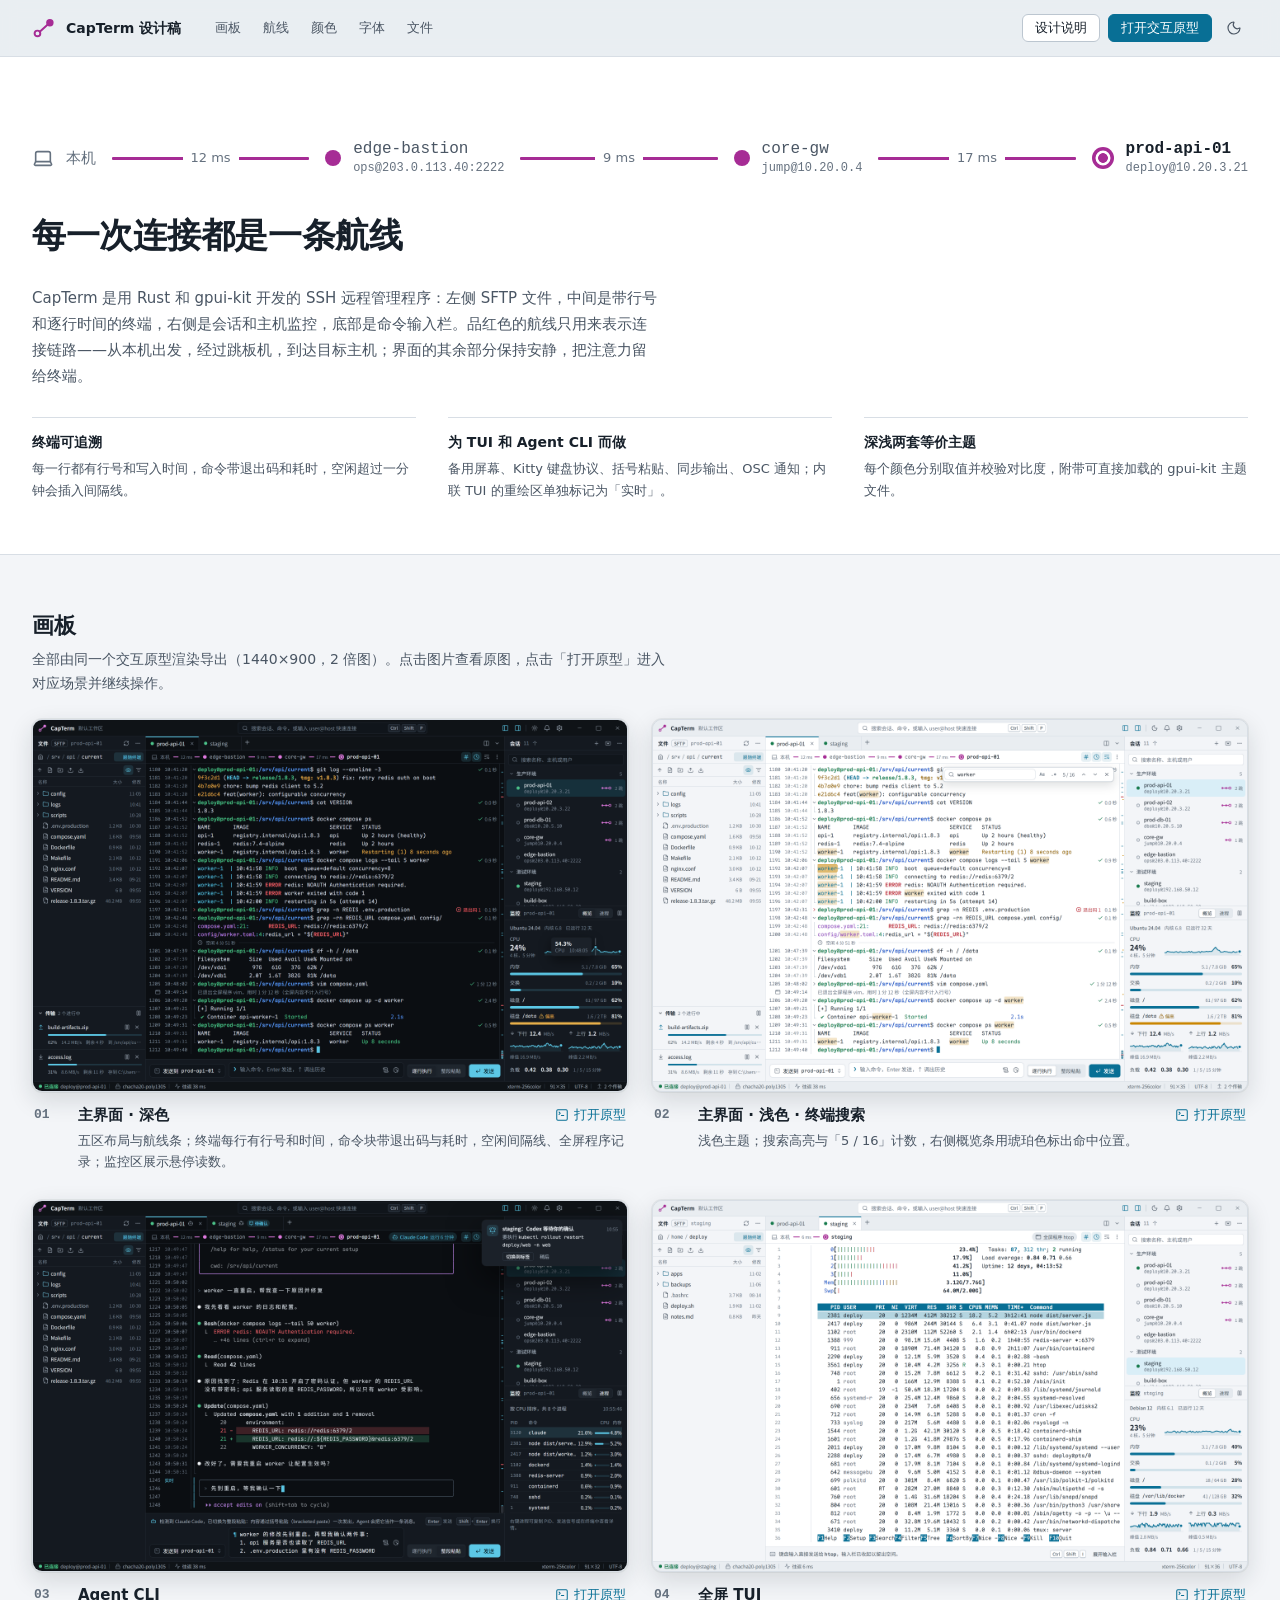
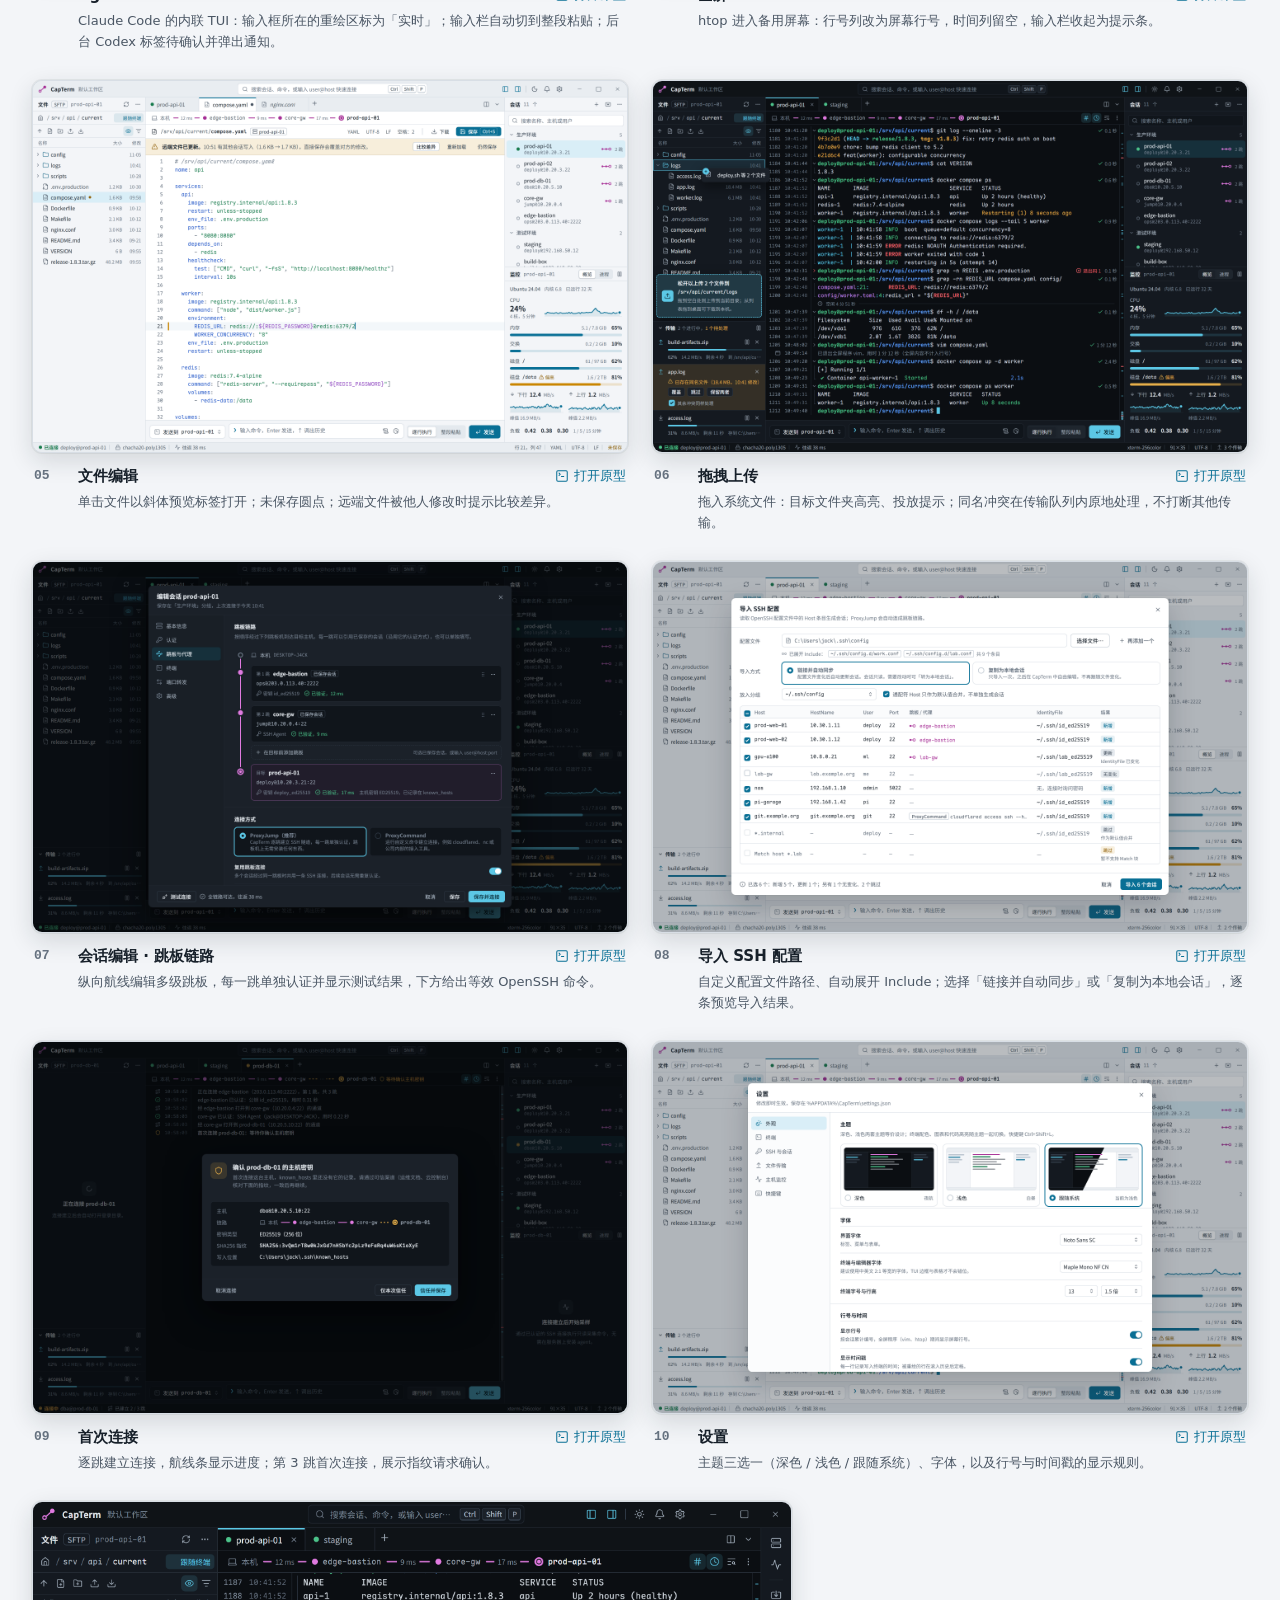
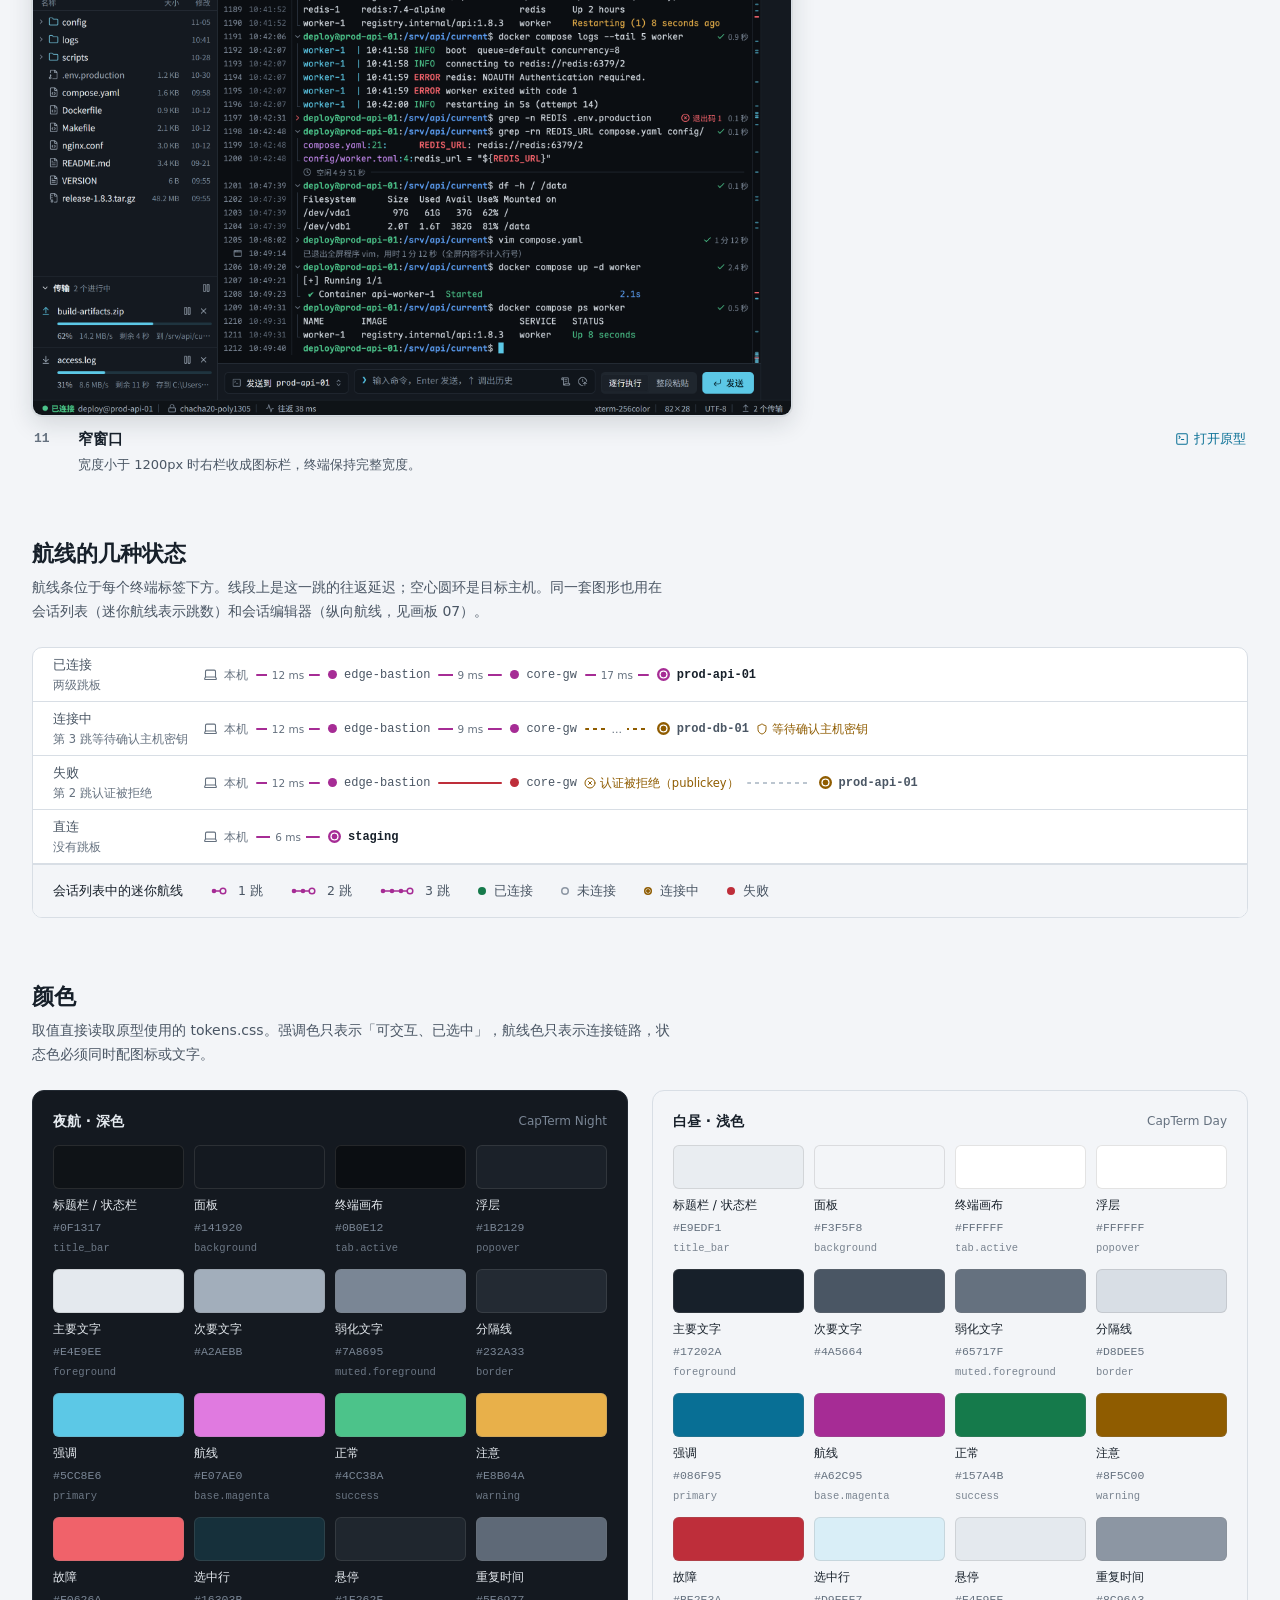
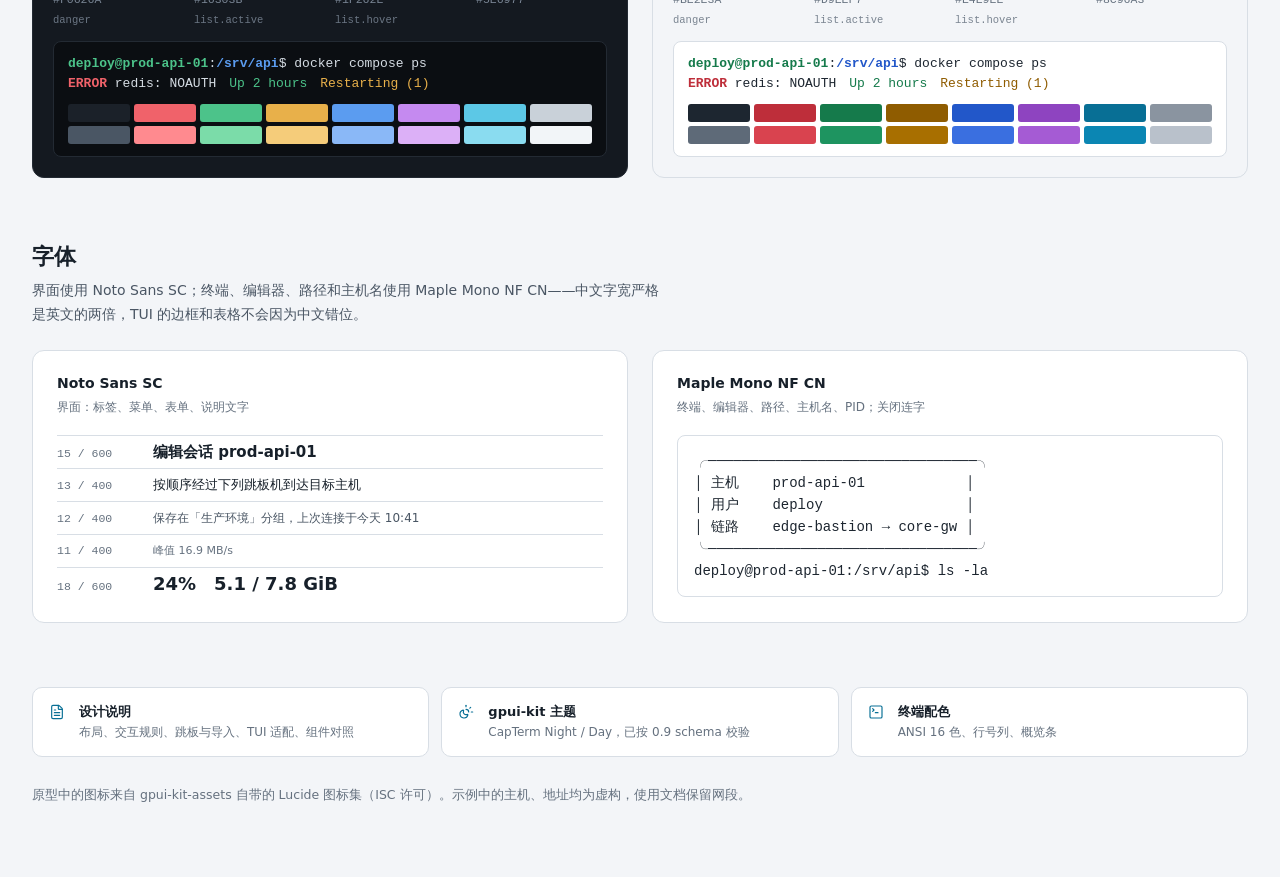
<file: design/index.html>
<!doctype html>
<html lang="zh-CN" data-theme="light">
<head>
<meta charset="utf-8">
<meta name="viewport" content="width=device-width, initial-scale=1">
<title>CapTerm 设计稿</title>
<link rel="stylesheet" href="prototype/tokens.css">
<link rel="stylesheet" href="prototype/styles.css">
<script src="prototype/icons.js"></script>
<style>
  html, body { height: auto; }
  body { overflow: auto; background: var(--bg-panel); }
  a { color: inherit; text-decoration: none; }
  .wrap { max-width: 1360px; margin: 0 auto; padding: 0 32px; }

  .bd-head { position: sticky; top: 0; z-index: 10; background: color-mix(in srgb, var(--bg-app) 92%, transparent); backdrop-filter: blur(8px); border-bottom: 1px solid var(--line); }
  .bd-head .wrap { height: 56px; display: flex; align-items: center; gap: 24px; }
  .bd-brand { display: flex; align-items: center; gap: 10px; font-weight: 600; font-size: 14px; white-space: nowrap; }
  .bd-brand .logo { width: 24px; height: 24px; }
  .bd-nav { display: flex; gap: 2px; flex: 1; }
  .bd-nav a { height: 30px; display: inline-flex; align-items: center; padding: 0 10px; border-radius: 6px; color: var(--text-2); font-size: 13px; }
  .bd-nav a:hover { background: var(--bg-hover); color: var(--text); }
  .bd-actions { display: flex; gap: 8px; align-items: center; }

  .hero { border-bottom: 1px solid var(--line); background: var(--bg-term); }
  .hero .wrap { padding-top: 56px; padding-bottom: 52px; display: grid; grid-template-columns: minmax(0, 1fr); gap: 28px; }
  .hero h1 { margin: 0; font-size: 34px; line-height: 44px; font-weight: 600; letter-spacing: -0.3px; }
  .hero p { margin: 0; max-width: 66ch; font-size: 15px; line-height: 26px; color: var(--text-2); }
  .route.hero-route { --route-bg: var(--bg-term); font-size: 16px; line-height: 28px; overflow: visible; flex: none; padding: 26px 0 8px; }
  .hero-route .stop { gap: 12px; }
  .hero-route .stop .node { width: 16px; height: 16px; box-shadow: 0 0 0 4px var(--bg-term); }
  .hero-route .stop.target .node { width: 22px; height: 22px; background: radial-gradient(circle, var(--route) 0 4.5px, transparent 5.2px); box-shadow: inset 0 0 0 3.5px var(--route), 0 0 0 4px var(--bg-term); }
  .hero-route .stop.origin { font-size: 15px; }
  .hero-route .stop.origin .i { width: 22px; height: 22px; }
  .hero-route .seg { flex: 1 1 160px; min-width: 70px; height: 28px; margin: 0 16px; }
  .hero-route .seg::before { height: 3px; margin-top: -1.5px; }
  .hero-route .seg .lat { font-size: 13px; padding: 0 8px; }
  .hero-route .host { display: flex; flex-direction: column; line-height: 20px; }
  .hero-route .host small { font: 12px/18px var(--font-mono); color: var(--muted); font-weight: 400; }
  .hero-notes { display: grid; grid-template-columns: repeat(3, minmax(0, 1fr)); gap: 32px; }
  .hero-notes div { border-top: 1px solid var(--line); padding-top: 14px; }
  .hero-notes b { display: block; font-size: 14px; font-weight: 600; margin-bottom: 6px; }
  .hero-notes span { font-size: 13px; line-height: 22px; color: var(--text-2); }

  section.blk { padding: 56px 0 8px; }
  section.blk > .wrap > h2 { margin: 0 0 6px; font-size: 22px; line-height: 30px; font-weight: 600; }
  section.blk > .wrap > p.lead { margin: 0 0 24px; color: var(--text-2); font-size: 14px; line-height: 24px; max-width: 72ch; }

  .boards { display: grid; grid-template-columns: repeat(2, minmax(0, 1fr)); gap: 28px 24px; }
  .board figure { margin: 0; }
  .board .shot { display: block; border-radius: 10px; overflow: hidden; border: 1px solid var(--line); box-shadow: var(--shadow-pop); background: var(--bg-app); aspect-ratio: 1440 / 900; }
  .board .shot img { display: block; width: 100%; height: 100%; object-fit: cover; }
  .board .shot:hover { border-color: var(--accent); }
  .board figcaption { display: grid; grid-template-columns: 34px minmax(0, 1fr) auto; column-gap: 10px; padding: 12px 2px 0; }
  .board .no { font: 600 13px/22px var(--font-mono); color: var(--muted); }
  .board h3 { margin: 0; font-size: 15px; line-height: 22px; font-weight: 600; }
  .board p { margin: 4px 0 0; font-size: 13px; line-height: 21px; color: var(--text-2); grid-column: 2 / 4; }
  .board .open { font-size: 12.5px; color: var(--accent); display: inline-flex; align-items: center; gap: 5px; white-space: nowrap; }
  .board .open:hover { text-decoration: underline; }
  .board.wide { grid-column: 1 / -1; }
  .board.wide .shot { aspect-ratio: 1120 / 760; max-width: 760px; }

  .route-states { border: 1px solid var(--line); border-radius: 10px; overflow: hidden; background: var(--bg-term); }
  .rs-row { display: grid; grid-template-columns: 150px minmax(0, 1fr); align-items: center; min-height: 54px; padding: 0 20px; border-bottom: 1px solid var(--line); }
  .rs-row:last-child { border-bottom: 0; }
  .rs-row .lbl { font-size: 13px; color: var(--text-2); }
  .rs-row .lbl small { display: block; font-size: 11.5px; color: var(--muted); }
  .rs-row .route { --route-bg: var(--bg-term); overflow: visible; }
  .glyphs { display: flex; gap: 28px; align-items: center; padding: 16px 20px; border-top: 1px solid var(--line); background: var(--bg-panel); font-size: 12.5px; color: var(--text-2); flex-wrap: wrap; }
  .glyphs span { display: inline-flex; gap: 8px; align-items: center; }

  .bd-palette { display: grid; grid-template-columns: repeat(2, minmax(0, 1fr)); gap: 24px; }
  .pal { border-radius: 12px; border: 1px solid var(--line); padding: 20px; background: var(--bg-panel); color: var(--text); }
  .pal h3 { margin: 0 0 14px; font-size: 14px; font-weight: 600; display: flex; justify-content: space-between; }
  .pal h3 small { color: var(--muted); font-weight: 400; font-size: 12px; }
  .sw-group { display: grid; grid-template-columns: repeat(4, minmax(0, 1fr)); gap: 10px; margin-bottom: 14px; }
  .sw { display: grid; gap: 6px; align-content: start; }
  .sw i { display: block; height: 44px; border-radius: 6px; box-shadow: inset 0 0 0 1px rgba(127, 127, 127, 0.22); }
  .sw b { font-size: 12px; font-weight: 500; }
  .sw code { font: 11.5px/14px var(--font-mono); color: var(--muted); }
  .sw .k { font: 10.5px/14px var(--font-mono); color: var(--muted); opacity: 0.85; }
  .pal .sample { margin-top: 6px; border-radius: 8px; overflow: hidden; border: 1px solid var(--line); background: var(--bg-term); padding: 12px 14px; font: 13px/20px var(--font-mono); color: var(--term-fg); }
  .ansi { display: grid; grid-template-columns: repeat(8, 1fr); gap: 4px; margin-top: 10px; }
  .ansi i { height: 18px; border-radius: 3px; }

  .type-grid { display: grid; grid-template-columns: minmax(0, 1fr) minmax(0, 1fr); gap: 24px; }
  .type-card { border: 1px solid var(--line); border-radius: 12px; padding: 22px 24px; background: var(--bg-raised); }
  .type-card h3 { margin: 0 0 4px; font-size: 14px; font-weight: 600; }
  .type-card .meta { font-size: 12px; color: var(--muted); margin-bottom: 18px; }
  .scale div { display: grid; grid-template-columns: 96px minmax(0, 1fr); align-items: baseline; padding: 6px 0; border-top: 1px solid var(--line); }
  .scale small { font: 11.5px var(--font-mono); color: var(--muted); }
  .mono-demo { font: 14px/22px var(--font-mono); white-space: pre; background: var(--bg-term); color: var(--term-fg); border-radius: 8px; padding: 14px 16px; border: 1px solid var(--line); overflow: auto; font-variant-ligatures: none; }

  .bd-foot { padding: 56px 0 72px; color: var(--muted); font-size: 12.5px; }
  .files { display: grid; grid-template-columns: repeat(3, minmax(0, 1fr)); gap: 12px; margin-bottom: 28px; }
  .files a { display: grid; grid-template-columns: 20px minmax(0, 1fr); gap: 10px; padding: 14px 16px; border: 1px solid var(--line); border-radius: 10px; background: var(--bg-raised); color: var(--text); }
  .files a:hover { border-color: var(--accent); }
  .files b { font-size: 13px; font-weight: 600; display: block; }
  .files span { font-size: 12px; color: var(--muted); }
  .files .i { color: var(--accent); margin-top: 2px; }

  @media (max-width: 980px) {
    .boards, .bd-palette, .type-grid, .files, .hero-notes { grid-template-columns: minmax(0, 1fr); }
    .bd-nav { display: none; }
    .hero-route .host small { display: none; }
  }
</style>
</head>
<body>
<header class="bd-head">
  <div class="wrap">
    <div class="bd-brand">
      <svg class="logo" viewBox="0 0 22 22" aria-hidden="true">
        <circle cx="5" cy="16" r="2.6" fill="none" stroke="var(--route)" stroke-width="1.8"/>
        <path d="M7.1 14.5 14.2 8.1" stroke="var(--route)" stroke-width="1.8" stroke-linecap="round"/>
        <circle cx="16.4" cy="6.2" r="3.4" fill="var(--route)"/>
      </svg>
      CapTerm 设计稿
    </div>
    <nav class="bd-nav" aria-label="页面目录">
      <a href="#boards">画板</a><a href="#route">航线</a><a href="#color">颜色</a><a href="#type">字体</a><a href="#files">文件</a>
    </nav>
    <div class="bd-actions">
      <a class="btn" href="README.md">设计说明</a>
      <a class="btn primary" href="prototype/index.html">打开交互原型</a>
      <button class="icon-btn" id="bd-theme" title="切换深色 / 浅色"><svg class="i"><use href="#i-moon"/></svg></button>
    </div>
  </div>
</header>

<section class="hero">
  <div class="wrap">
    <div class="route hero-route" aria-label="示例航线：本机经 edge-bastion、core-gw 到 prod-api-01">
      <span class="stop origin"><svg class="i"><use href="#i-laptop"/></svg>本机</span>
      <span class="seg"><span class="lat">12 ms</span></span>
      <span class="stop"><span class="node"></span><span class="host">edge-bastion<small>ops@203.0.113.40:2222</small></span></span>
      <span class="seg"><span class="lat">9 ms</span></span>
      <span class="stop"><span class="node"></span><span class="host">core-gw<small>jump@10.20.0.4</small></span></span>
      <span class="seg"><span class="lat">17 ms</span></span>
      <span class="stop target"><span class="node"></span><span class="host">prod-api-01<small>deploy@10.20.3.21</small></span></span>
    </div>
    <h1>每一次连接都是一条航线</h1>
    <p>CapTerm 是用 Rust 和 gpui-kit 开发的 SSH 远程管理程序：左侧 SFTP 文件，中间是带行号和逐行时间的终端，右侧是会话和主机监控，底部是命令输入栏。品红色的航线只用来表示连接链路——从本机出发，经过跳板机，到达目标主机；界面的其余部分保持安静，把注意力留给终端。</p>
    <div class="hero-notes">
      <div><b>终端可追溯</b><span>每一行都有行号和写入时间，命令带退出码和耗时，空闲超过一分钟会插入间隔线。</span></div>
      <div><b>为 TUI 和 Agent CLI 而做</b><span>备用屏幕、Kitty 键盘协议、括号粘贴、同步输出、OSC 通知；内联 TUI 的重绘区单独标记为「实时」。</span></div>
      <div><b>深浅两套等价主题</b><span>每个颜色分别取值并校验对比度，附带可直接加载的 gpui-kit 主题文件。</span></div>
    </div>
  </div>
</section>

<section class="blk" id="boards">
  <div class="wrap">
    <h2>画板</h2>
    <p class="lead">全部由同一个交互原型渲染导出（1440×900，2 倍图）。点击图片查看原图，点击「打开原型」进入对应场景并继续操作。</p>
    <div class="boards" id="board-list"></div>
  </div>
</section>

<section class="blk" id="route">
  <div class="wrap">
    <h2>航线的几种状态</h2>
    <p class="lead">航线条位于每个终端标签下方。线段上是这一跳的往返延迟；空心圆环是目标主机。同一套图形也用在会话列表（迷你航线表示跳数）和会话编辑器（纵向航线，见画板 07）。</p>
    <div class="route-states">
      <div class="rs-row"><span class="lbl">已连接<small>两级跳板</small></span><div class="route" id="rs-ok"></div></div>
      <div class="rs-row"><span class="lbl">连接中<small>第 3 跳等待确认主机密钥</small></span><div class="route" id="rs-pending"></div></div>
      <div class="rs-row"><span class="lbl">失败<small>第 2 跳认证被拒绝</small></span><div class="route" id="rs-failed"></div></div>
      <div class="rs-row"><span class="lbl">直连<small>没有跳板</small></span><div class="route" id="rs-direct"></div></div>
      <div class="glyphs" id="glyphs"></div>
    </div>
  </div>
</section>

<section class="blk" id="color">
  <div class="wrap">
    <h2>颜色</h2>
    <p class="lead">取值直接读取原型使用的 tokens.css。强调色只表示「可交互、已选中」，航线色只表示连接链路，状态色必须同时配图标或文字。</p>
    <div class="bd-palette">
      <div class="pal" data-theme="dark"><h3>夜航 · 深色<small>CapTerm Night</small></h3><div class="pal-body"></div></div>
      <div class="pal" data-theme="light"><h3>白昼 · 浅色<small>CapTerm Day</small></h3><div class="pal-body"></div></div>
    </div>
  </div>
</section>

<section class="blk" id="type">
  <div class="wrap">
    <h2>字体</h2>
    <p class="lead">界面使用 Noto Sans SC；终端、编辑器、路径和主机名使用 Maple Mono NF CN——中文字宽严格是英文的两倍，TUI 的边框和表格不会因为中文错位。</p>
    <div class="type-grid">
      <div class="type-card">
        <h3>Noto Sans SC</h3><div class="meta">界面：标签、菜单、表单、说明文字</div>
        <div class="scale">
          <div><small>15 / 600</small><span style="font-size:15px;font-weight:600">编辑会话 prod-api-01</span></div>
          <div><small>13 / 400</small><span style="font-size:13px">按顺序经过下列跳板机到达目标主机</span></div>
          <div><small>12 / 400</small><span style="font-size:12px;color:var(--text-2)">保存在「生产环境」分组，上次连接于今天 10:41</span></div>
          <div><small>11 / 400</small><span style="font-size:11px;color:var(--muted)">峰值 16.9 MB/s</span></div>
          <div><small>18 / 600</small><span style="font-size:18px;font-weight:600">24%　5.1 / 7.8 GiB</span></div>
        </div>
      </div>
      <div class="type-card">
        <h3>Maple Mono NF CN</h3><div class="meta">终端、编辑器、路径、主机名、PID；关闭连字</div>
<div class="mono-demo">╭────────────────────────────────╮
│ 主机    prod-api-01            │
│ 用户    deploy                 │
│ 链路    edge-bastion → core-gw │
╰────────────────────────────────╯
deploy@prod-api-01:/srv/api$ ls -la</div>
      </div>
    </div>
  </div>
</section>

<footer class="bd-foot" id="files">
  <div class="wrap">
    <div class="files">
      <a href="README.md"><svg class="i"><use href="#i-file-text"/></svg><div><b>设计说明</b><span>布局、交互规则、跳板与导入、TUI 适配、组件对照</span></div></a>
      <a href="theme/capterm.theme.json"><svg class="i"><use href="#i-sun-moon"/></svg><div><b>gpui-kit 主题</b><span>CapTerm Night / Day，已按 0.9 schema 校验</span></div></a>
      <a href="theme/terminal-colors.json"><svg class="i"><use href="#i-square-terminal"/></svg><div><b>终端配色</b><span>ANSI 16 色、行号列、概览条</span></div></a>
    </div>
    原型中的图标来自 gpui-kit-assets 自带的 Lucide 图标集（ISC 许可）。示例中的主机、地址均为虚构，使用文档保留网段。
  </div>
</footer>

<script>
(function () {
  const $ = (s) => document.querySelector(s);
  const ic = (n, c) => `<svg class="i ${c || ''}"><use href="#i-${n}"/></svg>`;

  const boards = [
    ['01', '主界面 · 深色', '五区布局与航线条；终端每行有行号和时间，命令块带退出码与耗时，空闲间隔线、全屏程序记录；监控区展示悬停读数。', '01-workbench-dark', 'scene=workbench&theme=dark'],
    ['02', '主界面 · 浅色 · 终端搜索', '浅色主题；搜索高亮与「5 / 16」计数，右侧概览条用琥珀色标出命中位置。', '02-workbench-light-search', 'scene=search&theme=light'],
    ['03', 'Agent CLI', 'Claude Code 的内联 TUI：输入框所在的重绘区标为「实时」；输入栏自动切到整段粘贴；后台 Codex 标签待确认并弹出通知。', '03-agent-cli-dark', 'scene=agent&theme=dark'],
    ['04', '全屏 TUI', 'htop 进入备用屏幕：行号列改为屏幕行号，时间列留空，输入栏收起为提示条。', '04-fullscreen-tui-light', 'scene=tui&theme=light'],
    ['05', '文件编辑', '单击文件以斜体预览标签打开；未保存圆点；远端文件被他人修改时提示比较差异。', '05-file-editor-light', 'scene=editor&theme=light'],
    ['06', '拖拽上传', '拖入系统文件：目标文件夹高亮、投放提示；同名冲突在传输队列内原地处理，不打断其他传输。', '06-drag-upload-dark', 'scene=upload&theme=dark'],
    ['07', '会话编辑 · 跳板链路', '纵向航线编辑多级跳板，每一跳单独认证并显示测试结果，下方给出等效 OpenSSH 命令。', '07-session-jump-dark', 'scene=session&theme=dark'],
    ['08', '导入 SSH 配置', '自定义配置文件路径、自动展开 Include；选择「链接并自动同步」或「复制为本地会话」，逐条预览导入结果。', '08-import-ssh-config-light', 'scene=import&theme=light'],
    ['09', '首次连接', '逐跳建立连接，航线条显示进度；第 3 跳首次连接，展示指纹请求确认。', '09-first-connect-dark', 'scene=connect&theme=dark'],
    ['10', '设置', '主题三选一（深色 / 浅色 / 跟随系统）、字体，以及行号与时间戳的显示规则。', '10-settings-light', 'scene=settings&theme=light'],
    ['11', '窄窗口', '宽度小于 1200px 时右栏收成图标栏，终端保持完整宽度。', '11-compact-dark', 'scene=workbench&theme=dark', true]
  ];
  $('#board-list').innerHTML = boards.map(([no, title, desc, file, q, wide]) => `
    <div class="board${wide ? ' wide' : ''}"><figure>
      <a class="shot" href="exports/${file}.png" title="查看原图"><img src="exports/${file}.png" alt="${no} ${title}" loading="lazy"></a>
      <figcaption><span class="no">${no}</span><h3>${title}</h3><a class="open" href="prototype/index.html?${q}">${ic('square-terminal', 'sm')}打开原型</a><p>${desc}</p></figcaption>
    </figure></div>`).join('');

  // 航线状态（与原型相同的结构与样式）
  const stop = (name, cls, note) => `<span class="stop ${cls || ''}"><span class="node"></span>${name}${note || ''}</span>`;
  const seg = (lat, cls) => `<span class="seg ${cls || ''}">${lat ? `<span class="lat">${lat}</span>` : ''}</span>`;
  const origin = `<span class="stop origin">${ic('laptop')}本机</span>`;
  $('#rs-ok').innerHTML = origin + seg('12 ms') + stop('edge-bastion') + seg('9 ms') + stop('core-gw') + seg('17 ms') + stop('prod-api-01', 'target');
  $('#rs-pending').innerHTML = origin + seg('12 ms') + stop('edge-bastion') + seg('9 ms') + stop('core-gw') + seg('…', 'active') + stop('prod-db-01', 'target pending', `<span class="note">${ic('shield', 'xs')}等待确认主机密钥</span>`);
  $('#rs-failed').innerHTML = origin + seg('12 ms') + stop('edge-bastion') + seg('', 'failed') + stop('core-gw', 'failed', `<span class="note danger-text">${ic('circle-x', 'xs')}认证被拒绝（publickey）</span>`) + seg('', 'pending') + stop('prod-api-01', 'target pending');
  $('#rs-direct').innerHTML = origin + seg('6 ms') + stop('staging', 'target');
  const mini = (n) => {
    const w = 8 + n * 9;
    let s = `<svg class="mini-route" width="${w + 2}" height="8" viewBox="0 0 ${w + 2} 8"><line x1="3" y1="4" x2="${3 + n * 9 - 3}" y2="4" style="stroke:var(--route)" stroke-width="1.5"/>`;
    for (let i = 0; i < n; i++) s += `<circle cx="${3 + i * 9}" cy="4" r="2.3" style="fill:var(--route)"/>`;
    return s + `<circle cx="${3 + n * 9}" cy="4" r="2.8" fill="none" style="stroke:var(--route)" stroke-width="1.5"/></svg>`;
  };
  $('#glyphs').innerHTML = `<b style="font-weight:500;color:var(--text)">会话列表中的迷你航线</b>` + [1, 2, 3].map((n) => `<span>${mini(n)}${n} 跳</span>`).join('') +
    `<span><span class="dot connected"></span>已连接</span><span><span class="dot idle"></span>未连接</span><span><span class="dot connecting"></span>连接中</span><span><span class="dot failed"></span>失败</span>`;

  // 色板：从 tokens.css 读取实际取值
  const groups = [
    ['表面', [['bg-app', '标题栏 / 状态栏', 'title_bar'], ['bg-panel', '面板', 'background'], ['bg-term', '终端画布', 'tab.active'], ['bg-raised', '浮层', 'popover']]],
    ['文字与线', [['text', '主要文字', 'foreground'], ['text-2', '次要文字', ''], ['muted', '弱化文字', 'muted.foreground'], ['line', '分隔线', 'border']]],
    ['强调与状态', [['accent', '强调', 'primary'], ['route', '航线', 'base.magenta'], ['ok', '正常', 'success'], ['caution', '注意', 'warning']]],
    ['', [['danger', '故障', 'danger'], ['bg-sel', '选中行', 'list.active'], ['bg-hover', '悬停', 'list.hover'], ['faint', '重复时间', '']]]
  ];
  document.querySelectorAll('.pal').forEach((pal) => {
    const body = pal.querySelector('.pal-body');
    const cs = getComputedStyle(pal);
    const hex = (v) => cs.getPropertyValue('--' + v).trim().toUpperCase();
    body.innerHTML = groups.map(([g, items]) => `<div class="sw-group">${items.map(([v, label, key]) => `<div class="sw"><i style="background:var(--${v})"></i><b>${label}</b><code>${hex(v)}</code>${key ? `<span class="k">${key}</span>` : ''}</div>`).join('')}</div>`).join('') +
      `<div class="sample"><span class="p-user">deploy@prod-api-01</span>:<span class="p-path">/srv/api</span>$ docker compose ps<br><span class="a1 b">ERROR</span> redis: NOAUTH　<span class="a2">Up 2 hours</span>　<span class="a3">Restarting (1)</span>
       <div class="ansi">${Array.from({ length: 16 }, (_, i) => `<i style="background:var(--ansi-${i})" title="ANSI ${i}"></i>`).join('')}</div></div>`;
  });

  $('#bd-theme').addEventListener('click', () => {
    const html = document.documentElement;
    html.dataset.theme = html.dataset.theme === 'light' ? 'dark' : 'light';
    $('#bd-theme use').setAttribute('href', html.dataset.theme === 'light' ? '#i-moon' : '#i-sun');
  });
})();
</script>
</body>
</html>
</file>
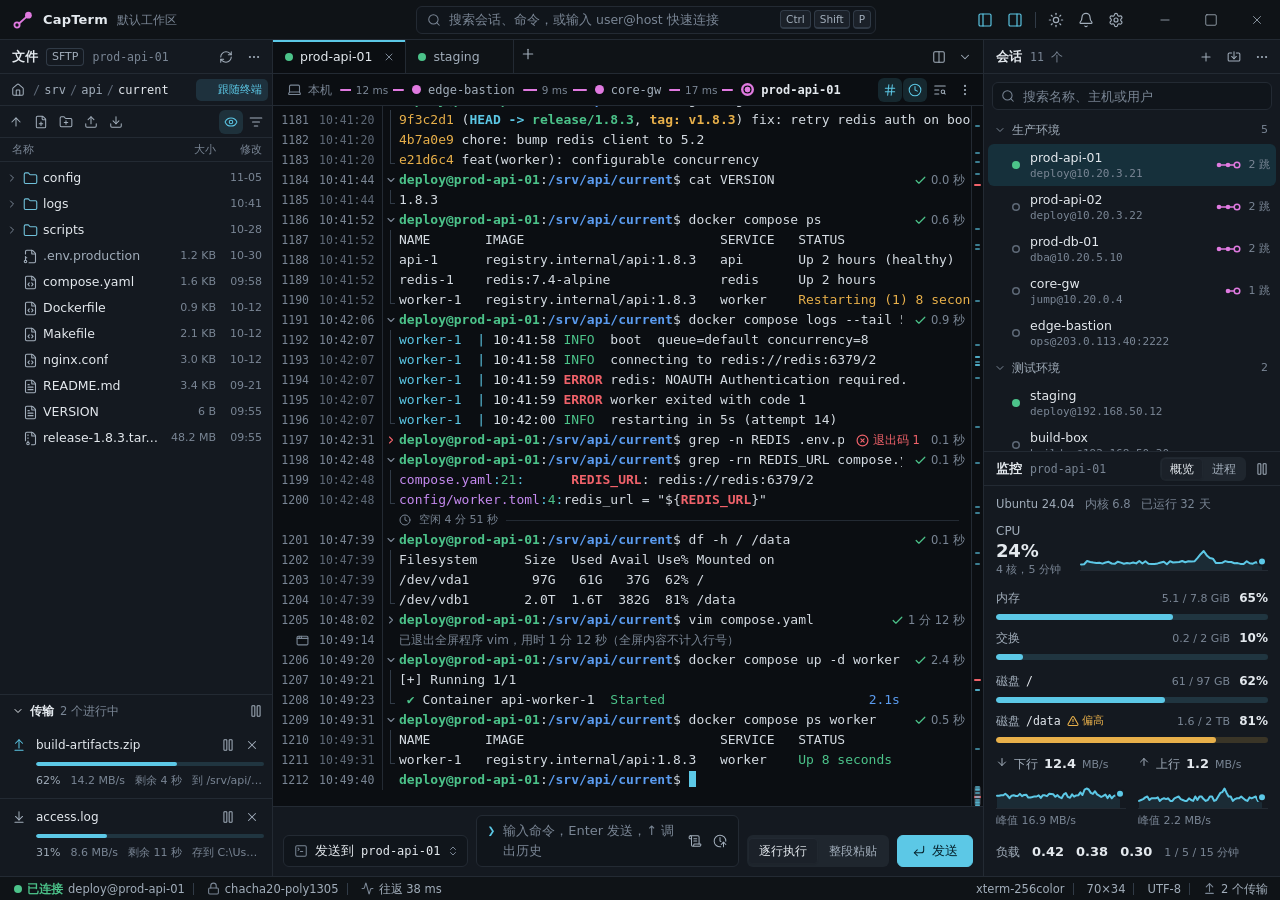
<file: design/prototype/index.html>
<!doctype html>
<html lang="zh-CN" data-theme="dark">
<head>
<meta charset="utf-8">
<meta name="viewport" content="width=device-width, initial-scale=1">
<title>CapTerm 交互原型</title>
<link rel="stylesheet" href="tokens.css">
<link rel="stylesheet" href="styles.css">
<script src="icons.js"></script>
<script src="data.js" defer></script>
<script src="app.js" defer></script>
</head>
<body>
<div class="app" id="app">
  <header class="titlebar">
    <div class="tb-left">
      <svg class="logo" viewBox="0 0 22 22" aria-hidden="true">
        <circle cx="5" cy="16" r="2.6" fill="none" stroke="var(--route)" stroke-width="1.8"/>
        <path d="M7.1 14.5 14.2 8.1" stroke="var(--route)" stroke-width="1.8" stroke-linecap="round"/>
        <circle cx="16.4" cy="6.2" r="3.4" fill="var(--route)"/>
      </svg>
      <span class="app-name">CapTerm</span>
      <span class="tb-ws">默认工作区</span>
    </div>
    <button class="quick" id="quick" title="命令面板 (Ctrl+Shift+P)">
      <svg class="i sm"><use href="#i-search"/></svg>
      <span class="quick-text">搜索会话、命令，或输入 user@host 快速连接</span>
      <span class="kbds"><kbd>Ctrl</kbd><kbd>Shift</kbd><kbd>P</kbd></span>
    </button>
    <div class="tb-right">
      <button class="icon-btn" data-toggle-pane="left" aria-pressed="true" title="文件面板 (Ctrl+Shift+E)"><svg class="i"><use href="#i-panel-left"/></svg></button>
      <button class="icon-btn" data-toggle-pane="right" aria-pressed="true" title="会话与监控面板 (Ctrl+Shift+B)"><svg class="i"><use href="#i-panel-right"/></svg></button>
      <span class="divider-v"></span>
      <button class="icon-btn" id="theme-toggle" title="切换深色 / 浅色主题 (Ctrl+Shift+L)"><svg class="i"><use href="#i-sun"/></svg></button>
      <button class="icon-btn" id="open-notify" title="通知"><svg class="i"><use href="#i-bell"/></svg></button>
      <button class="icon-btn" id="open-settings" title="设置 (Ctrl+,)"><svg class="i"><use href="#i-settings"/></svg></button>
      <div class="win-ctl" aria-hidden="true">
        <span><svg class="i"><use href="#i-minus"/></svg></span>
        <span><svg class="i"><use href="#i-square"/></svg></span>
        <span class="close"><svg class="i"><use href="#i-x"/></svg></span>
      </div>
    </div>
  </header>

  <div class="workspace" id="workspace">
    <aside class="pane pane-left" id="pane-left" aria-label="远程文件"></aside>
    <div class="splitter" data-split="left" role="separator" aria-orientation="vertical"></div>
    <main class="center" id="center">
      <div class="tabbar" id="tabbar" role="tablist"></div>
      <div class="routebar" id="routebar"></div>
      <div class="viewport" id="viewport"></div>
      <div class="composer" id="composer"></div>
    </main>
    <div class="splitter" data-split="right" role="separator" aria-orientation="vertical"></div>
    <aside class="pane pane-right" id="pane-right">
      <section class="sessions" id="sessions" aria-label="会话"></section>
      <div class="splitter-h" data-split="monitor" role="separator" aria-orientation="horizontal"></div>
      <section class="monitor" id="monitor" aria-label="主机监控"></section>
    </aside>
    <nav class="rail" id="rail" aria-label="折叠的面板">
      <button class="icon-btn" data-rail="sessions" title="会话"><svg class="i"><use href="#i-server"/></svg></button>
      <button class="icon-btn" data-rail="monitor" title="主机监控"><svg class="i"><use href="#i-activity"/></svg></button>
      <span class="sep"></span>
      <button class="icon-btn" data-rail="import" title="导入 SSH 配置"><svg class="i"><use href="#i-import"/></svg></button>
    </nav>
  </div>

  <footer class="statusbar" id="statusbar"></footer>
</div>

<div class="layer" id="layer"></div>
<div class="toasts" id="toasts"></div>
</body>
</html>
</file>
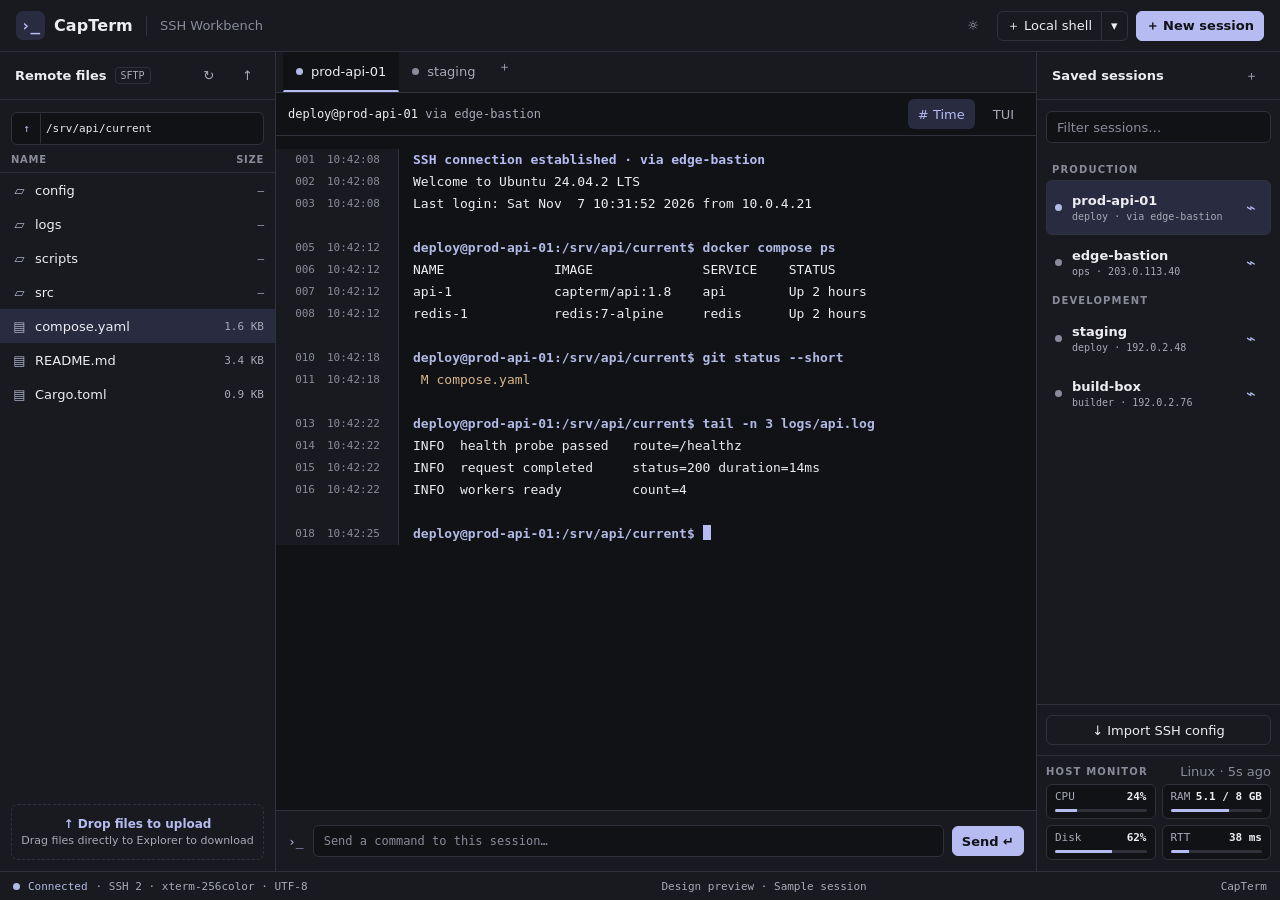
<file: docs/design/workbench.html>
<!doctype html>
<html lang="en">
<head>
<meta charset="utf-8">
<meta name="viewport" content="width=device-width, initial-scale=1">
<title>CapTerm — Workbench design</title>
<style>
*{box-sizing:border-box}
:root{color-scheme:dark;--base:#111216;--panel:#191a1f;--raised:#212229;--hover:#282a32;--line:#30313a;--ink:#ececf1;--muted:#a7a9b6;--dim:#898b9a;--accent:#b6bcf2;--tint:#292b40;--online:#b1b9e5;--warn:#d8b58d;--shadow:#0008;--folder:#aeb5cc;--mono:"Cascadia Mono",Consolas,monospace;--ui:"Segoe UI",system-ui,sans-serif}
:root[data-theme=light]{color-scheme:light;--base:#faf9f7;--panel:#f2f1ef;--raised:#eae8e6;--hover:#e6e4e6;--line:#d8d6da;--ink:#23232c;--muted:#50515e;--dim:#626575;--accent:#4b508b;--tint:#e7e7f3;--online:#4b508b;--warn:#815726;--shadow:#25242f29;--folder:#565c85}
body{margin:0;background:var(--base);color:var(--ink);font:13px var(--ui);height:100dvh;overflow:hidden}
button,input,textarea{font:inherit;color:inherit}
button{cursor:pointer;border:1px solid transparent;background:none;padding:0}
button:hover{background:var(--hover)}
button:focus-visible,input:focus-visible,textarea:focus-visible{outline:2px solid var(--accent);outline-offset:-2px}
.app{height:100%;display:grid;grid-template-rows:52px minmax(0,1fr) 29px}
.top{display:flex;align-items:center;justify-content:space-between;padding:0 16px;border-bottom:1px solid var(--line);background:var(--panel);gap:10px}
.top>div,.inline,.actions{display:flex;align-items:center;gap:8px;min-width:0}
.brand{display:flex;align-items:center;gap:9px;font-size:16px;font-weight:670;letter-spacing:.1px;white-space:nowrap}
.mark{display:grid;place-items:center;background:var(--tint);color:var(--accent);font:bold 16px var(--mono);width:29px;height:29px;border-radius:7px}
.divider{height:20px;width:1px;background:var(--line);margin:0 5px}
.caption,.eyebrow{color:var(--dim)}
.eyebrow{text-transform:uppercase;letter-spacing:1.15px;font-size:10px;font-weight:700}
.btn,.tool{border-radius:6px;height:30px;padding:0 9px;white-space:nowrap}
.btn{border-color:var(--line);display:inline-flex;align-items:center;justify-content:center;gap:6px}
.tool{color:var(--muted);font-family:var(--ui);min-width:30px}
.tool[aria-pressed=true]{background:var(--tint);color:var(--accent)}
.local-launch{position:relative;display:flex}
.local-launch .local-main{border-radius:6px 0 0 6px}
.local-launch .local-toggle{border-left:0;border-radius:0 6px 6px 0}
.local-short{display:none}
.local-menu{position:absolute;z-index:4;right:0;top:35px;min-width:160px;padding:4px;border:1px solid var(--line);border-radius:6px;background:var(--panel);box-shadow:0 8px 26px var(--shadow)}
.local-menu button{width:100%;height:30px;padding:0 9px;border-radius:4px;text-align:left;white-space:nowrap}
.local-empty{margin:12px;color:var(--muted)}
.primary{background:var(--accent);color:var(--base);border-color:var(--accent);font-weight:650}
.primary:hover{background:var(--accent);filter:brightness(.91)}
[data-theme=light] .primary{color:white}
.workspace{min-height:0;display:grid;grid-template-columns:276px minmax(0,1fr) 244px;position:relative}
aside{background:var(--panel);min-height:0;min-width:0;display:flex;flex-direction:column}
.files{border-right:1px solid var(--line)}
.sessions{border-left:1px solid var(--line)}
.pane-head{height:48px;flex:none;display:flex;align-items:center;justify-content:space-between;padding:0 12px 0 15px;border-bottom:1px solid var(--line);gap:6px}
.pane-head strong{font-size:13px;font-weight:650}
.badge{border:1px solid var(--line);border-radius:4px;padding:2px 5px;font:10px var(--mono);color:var(--muted)}
.path{display:flex;align-items:center;margin:12px 11px 9px;height:33px;gap:5px;border:1px solid var(--line);border-radius:6px;background:var(--base);white-space:nowrap;overflow:hidden;padding-right:7px;font:11px var(--mono)}
.path button{height:100%;width:29px;border-right:1px solid var(--line);color:var(--accent)}
.file-table{width:100%;border-collapse:collapse;text-align:left;table-layout:fixed}
.file-table th{padding:0 11px 7px;font-size:10px;letter-spacing:.7px;text-transform:uppercase;font-weight:600;color:var(--dim);border-bottom:1px solid var(--line)}
.file-table td:last-child,.file-table th:last-child{text-align:right;width:64px}
.file-table td:last-child{padding-right:11px;color:var(--muted);font:11px var(--mono)}
.file-table tbody tr:hover,.file-table tbody tr:has(:focus-visible){background:var(--hover)}
.file-table tbody tr.selected{background:var(--tint)}
.file-table button{display:flex;align-items:center;gap:8px;width:100%;height:32px;text-align:left;white-space:nowrap;padding:0 10px;color:var(--ink)}
.file-table button:hover{background:none}
.file-icon{width:15px;text-align:center;color:var(--folder)}
.files-scroll{overflow:auto;flex:1}
.dropzone{margin:11px;border:1px dashed var(--line);border-radius:7px;padding:12px 9px;text-align:center;color:var(--muted);font-size:11px}
.dropzone strong{display:block;color:var(--accent);margin-bottom:3px;font-size:12px}
.dropzone.hover{background:var(--tint);border-color:var(--accent)}
.middle{display:grid;grid-template-rows:41px 43px minmax(0,1fr) 61px;min-width:0;min-height:0}
.tab-strip{display:flex;min-width:0;background:var(--panel)}
.tabs{display:flex;align-items:stretch;gap:0;background:var(--panel);border-bottom:1px solid var(--line);padding:0 7px;overflow:auto}
.tab-strip .tabs{flex:1;min-width:0}
#compact-launch{display:none;align-items:center;padding-right:7px;border-bottom:1px solid var(--line)}
.tab{display:flex;align-items:center;gap:8px;padding:0 12px;border-bottom:2px solid transparent;white-space:nowrap;color:var(--muted)}
.tab[aria-selected=true]{background:var(--base);color:var(--ink);border-bottom-color:var(--accent)}
.dot{width:7px;height:7px;border-radius:50%;display:inline-block;background:var(--dim);flex:none}
.dot.online{background:var(--online)}
.context{display:flex;align-items:center;justify-content:space-between;gap:6px;padding:0 12px;border-bottom:1px solid var(--line);min-width:0}
.context .route{white-space:nowrap;overflow:hidden;text-overflow:ellipsis;font:12px var(--mono)}
.context .route span{color:var(--muted)}
.surface{min-height:0;min-width:0;position:relative;overflow:auto}
.terminal{min-width:max-content;padding:13px 0 0;font:13px/22px var(--mono)}
.logline{display:grid;grid-template-columns:51px 72px minmax(0,1fr);min-height:22px}
.logline .num,.logline time{background:var(--panel);color:var(--dim);font-size:11px;user-select:none}
.logline .num{text-align:right;padding-right:12px}
.logline time{border-right:1px solid var(--line)}
.logline .output{padding:0 14px;white-space:pre}
.logline.meta-off{grid-template-columns:minmax(0,1fr)}
.logline.meta-off .num,.logline.meta-off time{display:none}
.term-title{color:var(--accent);font-weight:700}
.prompt{color:var(--online);font-weight:650}
.term-warn{color:var(--warn)}
.cursor{display:inline-block;width:8px;height:15px;background:var(--accent);vertical-align:-2px}
.tui{padding:17px 18px;color:var(--ink);white-space:pre;font:13px/22px var(--mono)}
.compose{display:flex;align-items:center;gap:8px;padding:0 12px;border-top:1px solid var(--line);background:var(--panel)}
.compose label{font:13px var(--mono);color:var(--accent);padding-right:1px}
input,textarea{background:var(--base);border:1px solid var(--line);border-radius:6px;padding:8px 10px;min-width:0}
input::placeholder,textarea::placeholder{color:var(--dim)}
.compose input{flex:1;font:12px var(--mono)}
.monitor{border-top:1px solid var(--line);background:var(--panel);padding:8px 9px;min-width:0;min-height:116px;flex:none}
.monitor-head{display:flex;justify-content:space-between;align-items:center;margin-bottom:5px}
.metrics{display:grid;grid-template-columns:repeat(2,minmax(0,1fr));gap:6px}
.metric{padding:5px 8px 6px;border:1px solid var(--line);border-radius:6px;background:var(--base);min-width:0}
.metric header{display:flex;justify-content:space-between;gap:4px;white-space:nowrap;font:11px var(--mono)}
.metric header span{color:var(--muted)}
.metric b{font-weight:600}
.meter{height:3px;background:var(--line);border-radius:2px;margin-top:6px;overflow:hidden}
.meter i{display:block;height:100%;width:var(--value);background:var(--accent)}
.session-body{flex:1;overflow:auto;padding:11px 9px}
.search{height:32px;width:100%;margin-bottom:16px}
.group{margin:5px 6px 5px}
.session{display:grid;grid-template-columns:8px minmax(0,1fr) 27px;align-items:center;gap:8px;padding:7px 5px 7px 8px;min-height:55px;border:1px solid transparent;border-radius:6px}
.session.selected{background:var(--tint);border-color:var(--line)}
.session:hover{background:var(--hover)}
.session .name{text-align:left;min-width:0;line-height:17px;font-weight:650}
.session .name:hover{background:none}
.session .name small{display:block;color:var(--muted);font:10px/15px var(--mono);white-space:nowrap;overflow:hidden;text-overflow:ellipsis}
.test{border-radius:5px;width:26px;height:26px;color:var(--accent);font-size:16px}
.sessions footer{padding:10px 9px;border-top:1px solid var(--line)}
.sessions footer .btn{width:100%}
.status{display:flex;align-items:center;justify-content:space-between;gap:8px;background:var(--panel);border-top:1px solid var(--line);padding:0 13px;color:var(--muted);font:11px var(--mono);overflow:hidden;white-space:nowrap}
.status strong{color:var(--online);font-weight:500}
.files-toggle,.sessions-toggle{display:none!important}
dialog{width:min(470px,calc(100vw - 24px));background:var(--panel);color:var(--ink);border:1px solid var(--line);border-radius:11px;padding:0;box-shadow:0 18px 65px var(--shadow)}
dialog::backdrop{background:#0c0c12a0}
.dialog-body{display:grid;gap:12px;padding:15px}
.dialog-body label{display:grid;gap:4px;color:var(--muted)}
.dialog-actions{display:flex;justify-content:flex-end;gap:8px;padding:11px 15px;border-top:1px solid var(--line)}
#editor{width:min(760px,calc(100vw - 24px))}
#editor textarea{width:100%;min-height:250px;resize:vertical;font:13px/21px var(--mono)}
[hidden]{display:none!important}
@media(max-width:1099px){.workspace{grid-template-columns:240px minmax(0,1fr)}.sessions{display:none;position:absolute;right:0;top:0;bottom:0;width:244px;z-index:2;box-shadow:0 0 30px var(--shadow)}.sessions.open{display:flex}.sessions-toggle{display:inline-flex!important}}
@media(max-width:759px){.workspace{grid-template-columns:minmax(0,1fr)}.files{display:none;position:absolute;left:0;top:0;bottom:0;width:min(276px,85vw);z-index:2;box-shadow:0 0 30px var(--shadow)}.files.open{display:flex}.files-toggle{display:inline-flex!important}.top{padding:0 8px}.top .caption,.top .divider,.status .aux{display:none}.middle{grid-template-rows:41px 43px minmax(0,1fr) 55px}.logline{grid-template-columns:36px 60px minmax(0,1fr)}.logline .num{padding-right:6px}.logline .output{padding-left:9px}}
@media(max-width:759px){.local-short{display:inline}.local-long{display:none}#compact-launch{display:flex}}
</style>
</head>
<body>
<div class="app">
<header class="top"><div><div class="brand"><span class="mark">›_</span>CapTerm</div><span class="divider"></span><span class="caption">SSH Workbench</span></div><div>
<button class="btn files-toggle" data-pane="files">Files</button><button class="btn sessions-toggle" data-pane="sessions">Sessions</button>
<button class="tool" id="theme" aria-label="Toggle light and dark theme">☼</button>
<span id="top-launch"><span class="local-launch" id="local-launch"><button class="btn local-main" id="local-default" aria-label="Open local PowerShell"><span class="local-long">＋ Local shell</span><span class="local-short">Local</span></button><button class="btn local-toggle" id="local-toggle" aria-label="Choose local shell" aria-controls="local-menu" aria-expanded="false">▾</button>
<span class="local-menu" id="local-menu" hidden><button data-shell="PowerShell">PowerShell</button><button data-shell="Command Prompt">Command Prompt</button><button data-shell="WSL">WSL</button></span></span></span>
<button class="btn primary" data-dialog="new">＋ New session</button></div></header>
<div class="workspace">
<aside class="files" id="files"><div class="pane-head"><div class="inline"><strong>Remote files</strong><span class="badge">SFTP</span></div><div class="actions"><button class="tool" id="refresh" aria-label="Refresh files">↻</button><button class="tool" id="upload" aria-label="Upload file">↑</button></div></div>
<div class="path"><button id="parent" aria-label="Parent folder">↑</button><span id="file-path">/srv/api/current</span></div>
<div class="files-scroll"><table class="file-table"><thead><tr><th>Name</th><th>Size</th></tr></thead><tbody id="file-list">
<tr><td><button data-folder="config"><span class="file-icon">▱</span>config</button></td><td>—</td></tr>
<tr><td><button data-folder="logs"><span class="file-icon">▱</span>logs</button></td><td>—</td></tr>
<tr><td><button data-folder="scripts"><span class="file-icon">▱</span>scripts</button></td><td>—</td></tr>
<tr><td><button data-folder="src"><span class="file-icon">▱</span>src</button></td><td>—</td></tr>
<tr class="selected"><td><button data-file="compose.yaml" draggable="true"><span class="file-icon">▤</span>compose.yaml</button></td><td>1.6 KB</td></tr>
<tr><td><button data-file="README.md" draggable="true"><span class="file-icon">▤</span>README.md</button></td><td>3.4 KB</td></tr>
<tr><td><button data-file="Cargo.toml" draggable="true"><span class="file-icon">▤</span>Cargo.toml</button></td><td>0.9 KB</td></tr>
</tbody></table></div>
<p class="local-empty" id="local-files" hidden>SFTP is available for SSH sessions.</p>
<button class="dropzone" id="drop"><strong>↑ Drop files to upload</strong>Drag files directly to Explorer to download</button><input hidden type="file" id="pick" multiple>
</aside>
<main class="middle"><div class="tab-strip"><div class="tabs" role="tablist" aria-label="Open sessions"><button class="tab" role="tab" aria-selected="true" data-host="prod-api-01"><span class="dot online"></span>prod-api-01</button><button class="tab" role="tab" aria-selected="false" data-host="staging"><span class="dot"></span>staging</button><button class="tool" id="new-tab" data-dialog="new" aria-label="New session tab">＋</button></div><div id="compact-launch"></div></div>
<div class="context"><div class="route" id="route">deploy@prod-api-01 <span>via edge-bastion</span></div><div class="actions"><button class="tool" id="meta" aria-pressed="true" aria-label="Toggle line numbers and timestamps"># Time</button><button class="tool" id="mode" aria-pressed="false">TUI</button></div></div>
<div class="surface" tabindex="0" aria-label="Terminal viewport"><div class="terminal" id="terminal"></div><div hidden class="tui" id="tui"><span class="term-title">╭─ Agent CLI ─────────────────────────────────────╮</span>
│ Working directory  /srv/api/current             │
│                                                  │
│ › Inspect service health                         │
│                                                  │
│   ✓ Read compose.yaml                            │
│   ▸ Run docker compose ps                        │
│                                                  │
│ <span class="prompt">›</span> <span class="cursor"></span>                                              │
<span class="term-title">╰──────────────────────────────────────────────────╯</span></div></div>
<form class="compose" id="compose"><label for="command">›_</label><input id="command" aria-label="Send a command" placeholder="Send a command to this session…" autocomplete="off"><button class="btn primary">Send ↵</button></form></main>
<aside class="sessions" id="sessions"><div class="pane-head"><strong>Saved sessions</strong><button class="tool" data-dialog="new" aria-label="Add saved session">＋</button></div>
<div class="session-body"><input id="search" class="search" type="search" placeholder="Filter sessions…" aria-label="Filter sessions"><div class="group eyebrow">Production</div>
<div class="session selected"><span class="dot online"></span><button class="name" data-host="prod-api-01">prod-api-01<small>deploy · via edge-bastion</small></button><button class="test" aria-label="Test prod-api-01">⌁</button></div>
<div class="session"><span class="dot"></span><button class="name" data-host="edge-bastion">edge-bastion<small>ops · 203.0.113.40</small></button><button class="test" aria-label="Test edge-bastion">⌁</button></div>
<div class="group eyebrow">Development</div>
<div class="session"><span class="dot"></span><button class="name" data-host="staging">staging<small>deploy · 192.0.2.48</small></button><button class="test" aria-label="Test staging">⌁</button></div>
<div class="session"><span class="dot"></span><button class="name" data-host="build-box">build-box<small>builder · 192.0.2.76</small></button><button class="test" aria-label="Test build-box">⌁</button></div></div>
<footer><button class="btn" data-dialog="import">↓ Import SSH config</button></footer>
<section class="monitor" aria-label="Remote host monitoring"><div class="monitor-head"><span class="eyebrow">Host monitor</span><span class="caption" id="sample">Linux · 5s ago</span></div><p class="caption" id="local-monitor" hidden>Host monitoring is available for SSH sessions.</p><div class="metrics">
<div class="metric"><header><span>CPU</span><b>24%</b></header><div class="meter"><i style="--value:24%"></i></div></div>
<div class="metric"><header><span>RAM</span><b>5.1 / 8 GB</b></header><div class="meter"><i style="--value:64%"></i></div></div>
<div class="metric"><header><span>Disk</span><b>62%</b></header><div class="meter"><i style="--value:62%"></i></div></div>
<div class="metric"><header><span>RTT</span><b>38 ms</b></header><div class="meter"><i style="--value:20%"></i></div></div>
</div></section></aside>
</div>
<footer class="status"><div class="inline"><span class="dot online"></span><strong id="status">Connected</strong><span class="aux" id="status-detail">· SSH 2 · xterm-256color · UTF-8</span></div><span class="aux">Design preview · Sample session</span><span>CapTerm</span></footer>
</div>
<dialog id="new"><form method="dialog"><div class="pane-head"><strong>New SSH session</strong><button class="tool" aria-label="Close">×</button></div><div class="dialog-body"><label>Display name<input placeholder="prod-api-01"></label><label>Host or SSH config alias<input placeholder="host.example.com" required></label><label>User<input placeholder="deploy"></label><label>Port<input type="number" value="22" min="1" max="65535"></label><label>Jump host<input placeholder="ops@edge-bastion"></label><label>Identity file<input placeholder="~/.ssh/id_ed25519"></label></div><div class="dialog-actions"><button class="btn" formnovalidate value="cancel">Cancel</button><button class="btn primary" value="save">Save session</button></div></form></dialog>
<dialog id="import"><form method="dialog"><div class="pane-head"><strong>Import SSH config</strong><button class="tool" aria-label="Close">×</button></div><div class="dialog-body"><label>OpenSSH config path<input value="~/.ssh/config"></label><span class="caption">Named hosts and their jump routes will appear in Saved sessions.</span></div><div class="dialog-actions"><button class="btn" value="cancel">Cancel</button><button class="btn primary" value="import">Import sessions</button></div></form></dialog>
<dialog id="editor"><form method="dialog"><div class="pane-head"><div class="inline"><strong id="edit-title">compose.yaml</strong><span class="badge">UTF-8</span></div><button class="tool" aria-label="Close">×</button></div><div class="dialog-body"><span class="caption" id="edit-path">/srv/api/current/compose.yaml</span><textarea aria-label="Remote text file" spellcheck="false"></textarea></div><div class="dialog-actions"><button class="btn" value="download">Download</button><button class="btn" value="cancel">Cancel</button><button class="btn primary" value="save">Save to host</button></div></form></dialog>
<script>
const $=id=>document.getElementById(id);
const lines=[
 ['10:42:08','SSH connection established · via edge-bastion','term-title'],
 ['10:42:08','Welcome to Ubuntu 24.04.2 LTS'],
 ['10:42:08','Last login: Sat Nov  7 10:31:52 2026 from 10.0.4.21'],
 ['',''],
 ['10:42:12','deploy@prod-api-01:/srv/api/current$ docker compose ps','prompt'],
 ['10:42:12','NAME              IMAGE              SERVICE    STATUS'],
 ['10:42:12','api-1             capterm/api:1.8    api        Up 2 hours'],
 ['10:42:12','redis-1           redis:7-alpine     redis      Up 2 hours'],
 ['',''],
 ['10:42:18','deploy@prod-api-01:/srv/api/current$ git status --short','prompt'],
 ['10:42:18',' M compose.yaml','term-warn'],
 ['',''],
 ['10:42:22','deploy@prod-api-01:/srv/api/current$ tail -n 3 logs/api.log','prompt'],
 ['10:42:22','INFO  health probe passed   route=/healthz'],
 ['10:42:22','INFO  request completed     status=200 duration=14ms'],
 ['10:42:22','INFO  workers ready         count=4'],
 ['',''],
 ['10:42:25','deploy@prod-api-01:/srv/api/current$ ','prompt']];
let meta=true, active='prod-api-01', nextShell=0;
const localTabs=new Map();
const prompts={PowerShell:'PS C:\\Users\\jack> ','Command Prompt':'C:\\Users\\jack> ',WSL:'jack@ubuntu:~$ '};
const currentLines=()=>localTabs.get(active)?.lines||lines;
function draw(){
 $('terminal').replaceChildren();
 const entries=currentLines();
 entries.forEach(([time,msg,kind],i)=>{
  const row=document.createElement('div');row.className='logline'+(meta?'':' meta-off');
  const num=document.createElement('span');num.className='num';num.textContent=time?String(i+1).padStart(3,'0'):'';
  const stamp=document.createElement('time');stamp.textContent=time;
  const content=document.createElement('span');content.className='output '+(kind||'');content.textContent=msg.replace('prod-api-01',active);
  if(i===entries.length-1){const cursor=document.createElement('i');cursor.className='cursor';content.append(cursor);}
  row.append(num,stamp,content);$('terminal').append(row);
 });
}
draw();
$('theme').onclick=()=>{const light=document.documentElement.dataset.theme==='light';document.documentElement.dataset.theme=light?'dark':'light';$('theme').textContent=light?'☼':'☾';};
$('meta').onclick=()=>{meta=!meta;$('meta').setAttribute('aria-pressed',meta);draw();};
$('mode').onclick=()=>{const show=$('tui').hidden;$('tui').hidden=!show;$('terminal').hidden=show;$('mode').setAttribute('aria-pressed',show);$('meta').disabled=show;$('command').disabled=show;$('compose').querySelector('button').disabled=show;$('command').placeholder=show?'Keyboard goes directly to the terminal…':'Send a command to this session…';};
document.querySelectorAll('[data-pane]').forEach(btn=>btn.onclick=()=>{const target=$(btn.dataset.pane);document.querySelectorAll('aside.open').forEach(p=>{if(p!==target)p.classList.remove('open');});target.classList.toggle('open');});
document.querySelectorAll('[data-dialog]').forEach(btn=>btn.onclick=()=>$(btn.dataset.dialog).showModal());
for(const id of ['new','import','editor']) $(id).querySelector('.pane-head button').setAttribute('formnovalidate','');
function selectSession(host){
 active=host;
 const local=localTabs.get(active);
 document.querySelectorAll('.tab[role=tab]').forEach(tab=>tab.setAttribute('aria-selected',tab.dataset.host===active));
 document.querySelectorAll('.session').forEach(row=>row.classList.toggle('selected',row.querySelector('[data-host]').dataset.host===active));
 $('route').textContent=local?'Local · '+local.shell:active==='prod-api-01'?'deploy@prod-api-01 via edge-bastion':active;
 $('status').textContent=local?'Local':'Connected';
 $('status-detail').textContent=local?'· '+local.shell+' · UTF-8':'· SSH 2 · xterm-256color · UTF-8';
 document.querySelectorAll('.path,.files-scroll,.dropzone,.metrics,#sample').forEach(el=>el.hidden=!!local);
 for(const id of ['local-files','local-monitor']) $(id).hidden=!local;
 for(const id of ['upload','refresh']) $(id).disabled=!!local;
 $('sessions').classList.remove('open');draw();
}
document.querySelectorAll('[data-host]').forEach(btn=>btn.onclick=()=>selectSession(btn.dataset.host));
function showShellMenu(open){
 $('local-menu').hidden=!open;$('local-toggle').setAttribute('aria-expanded',open);
}
function openLocal(shell){
 const id='local-'+(++nextShell);
 localTabs.set(id,{shell,lines:[['10:42:28',prompts[shell],'prompt']]});
 const tab=document.createElement('button'), dot=document.createElement('span');
 tab.className='tab';tab.setAttribute('role','tab');tab.dataset.host=id;dot.className='dot online';
 tab.append(dot,shell);tab.onclick=()=>selectSession(id);$('new-tab').before(tab);
 showShellMenu(false);selectSession(id);
}
$('local-default').onclick=()=>openLocal('PowerShell');
$('local-toggle').onclick=()=>showShellMenu($('local-menu').hidden);
document.querySelectorAll('[data-shell]').forEach(btn=>btn.onclick=()=>openLocal(btn.dataset.shell));
document.addEventListener('click',event=>{if(!event.target.closest('.local-launch'))showShellMenu(false);});
document.addEventListener('keydown',event=>{if(event.key==='Escape')showShellMenu(false);});
const compact=matchMedia('(max-width:759px)');
function placeLauncher(){showShellMenu(false);$(compact.matches?'compact-launch':'top-launch').append($('local-launch'));}
compact.addEventListener('change',placeLauncher);
placeLauncher();
document.querySelectorAll('.test').forEach(btn=>btn.onclick=()=>{$('status').textContent='Sample test passed · '+btn.parentElement.querySelector('[data-host]').dataset.host;});
$('search').oninput=()=>document.querySelectorAll('.session').forEach(row=>row.hidden=!row.textContent.toLowerCase().includes($('search').value.toLowerCase()));
document.querySelectorAll('[data-folder]').forEach(btn=>btn.onclick=()=>{$('file-path').textContent+='/'+btn.dataset.folder;});
$('parent').onclick=()=>{$('file-path').textContent=$('file-path').textContent.split('/').slice(0,-1).join('/')||'/';};
$('refresh').onclick=()=>{$('status').textContent='Sample directory refreshed';};
document.querySelectorAll('[data-file]').forEach(btn=>{
 btn.onclick=()=>{document.querySelectorAll('.file-table tr').forEach(row=>row.classList.toggle('selected',row===btn.closest('tr')));$('edit-title').textContent=btn.dataset.file;$('edit-path').textContent=$('file-path').textContent+'/'+btn.dataset.file;$('editor').querySelector('textarea').value=btn.dataset.file==='compose.yaml'?'services:\n  api:\n    image: capterm/api:1.8\n    ports:\n      - "8080:8080"\n  redis:\n    image: redis:7-alpine':'# '+btn.dataset.file;$('editor').showModal();};
 btn.ondragstart=e=>e.dataTransfer.setData('text/plain',$('file-path').textContent+'/'+btn.dataset.file);
});
for(const id of ['upload','drop']) $(id).onclick=()=>$('pick').click();
$('drop').ondragover=e=>{e.preventDefault();$('drop').classList.add('hover');};
$('drop').ondragleave=()=>$('drop').classList.remove('hover');
$('drop').ondrop=e=>{e.preventDefault();$('drop').classList.remove('hover');$('status').textContent=e.dataTransfer.files.length+' sample files queued';};
$('pick').onchange=()=>{$('status').textContent=$('pick').files.length+' sample files queued';};
$('compose').onsubmit=e=>{e.preventDefault();const command=$('command').value.trim();if(!command)return;const time=new Date().toTimeString().slice(0,8);currentLines().splice(-1,0,[time,'› '+command,'prompt'],[time,'[Design preview · command not sent]']);$('command').value='';draw();$('terminal').parentElement.scrollTop=$('terminal').scrollHeight;};
</script>
</body>
</html>
</file>
<file: design/prototype/tokens.css>
/* CapTerm design tokens — 夜航（深色）/ 白昼（浅色）
 *
 * 每个 token 都有两套取值；名称旁的注释给出对应的 gpui-kit ThemeColor 字段，
 * 同一套值也写进了 ../theme/capterm.theme.json，供 ThemeRegistry 直接加载。
 *
 * 颜色分工（不要混用）：
 *   accent  仪表青  可交互、选中、焦点、当前值
 *   route   航线品红 只表示连接链路（跳板链），全局唯一的强调元素
 *   ok / caution / danger  状态：已连接·正常 / 连接中·偏高 / 失败·告急，必须配图标和文字
 */

:root,
[data-theme="dark"] {
  color-scheme: dark;

  /* 表面 */
  --bg-app: #0F1317;        /* title_bar / tab_bar / status_bar.background */
  --bg-panel: #141920;      /* sidebar.background、background */
  --bg-term: #0B0E12;       /* 终端与编辑器画布；tab.active.background */
  --bg-raised: #1B2129;     /* popover.background、对话框 */
  --bg-input: #10151B;      /* 面板内输入框 */
  --bg-hover: #1F262E;      /* list.hover.background、accent.background */
  --bg-press: #27303A;
  --bg-sel: #16303B;        /* list.active.background（带强调色倾向） */
  --bg-sel-quiet: #1A222B;  /* 失焦时的选中行 */

  /* 线 */
  --line: #232A33;          /* border */
  --line-strong: #313B47;   /* input.border、分隔 */

  /* 文字 */
  --text: #E4E9EE;          /* foreground            14.5:1 on panel */
  --text-2: #A2AEBB;        /* 次要文字              7.8:1 */
  --muted: #7A8695;         /* muted.foreground      4.8:1 */
  --faint: #5E6977;         /* 重复时间戳等弱化信息   3.2:1 */

  /* 强调 */
  --accent: #5CC8E6;        /* primary.background、ring、caret */
  --accent-hover: #7AD3EC;
  --accent-press: #46B4D4;
  --accent-fg: #06222C;     /* primary.foreground    8.5:1 on accent */
  --accent-soft: rgba(92, 200, 230, 0.14);
  --accent-line: rgba(92, 200, 230, 0.45);

  --route: #E07AE0;         /* 航线：连接链路 */
  --route-soft: rgba(224, 122, 224, 0.14);

  --ok: #4CC38A;            /* success */
  --ok-soft: rgba(76, 195, 138, 0.14);
  --caution: #E8B04A;       /* warning */
  --caution-soft: rgba(232, 176, 74, 0.15);
  --danger: #F0626A;        /* danger */
  --danger-soft: rgba(240, 98, 106, 0.15);

  /* 图表 */
  --chart-line: #5CC8E6;    /* chart.1 */
  --chart-area: rgba(92, 200, 230, 0.10);
  --chart-grid: #232A33;    /* chart.grid */
  --meter-track: rgba(92, 200, 230, 0.16);
  --meter-track-caution: rgba(232, 176, 74, 0.18);
  --meter-track-danger: rgba(240, 98, 106, 0.18);
  --caution-mark: #E8B04A;
  --danger-mark: #F0626A;

  /* 浮层 */
  --overlay: rgba(4, 7, 10, 0.62);    /* overlay */
  --shadow-pop: 0 10px 28px rgba(0, 0, 0, 0.45), 0 0 0 1px rgba(255, 255, 255, 0.04);
  --shadow-dialog: 0 28px 80px rgba(0, 0, 0, 0.6), 0 0 0 1px rgba(255, 255, 255, 0.05);
  --scroll-thumb: rgba(162, 174, 187, 0.22);
  --scroll-thumb-hover: rgba(162, 174, 187, 0.38);
  --drop-target: rgba(92, 200, 230, 0.12); /* drop_target.background */

  /* 终端色板（ANSI 16 色） */
  --term-fg: #D5DCE3;
  --term-cursor: #5CC8E6;
  --term-sel: rgba(92, 200, 230, 0.28);
  --term-hit: rgba(232, 176, 74, 0.32);
  --term-hit-cur: rgba(232, 176, 74, 0.75);
  --ansi-0: #1B2129;  --ansi-8: #4A5664;
  --ansi-1: #F0626A;  --ansi-9: #FF8A8F;
  --ansi-2: #4CC38A;  --ansi-10: #7BDCA9;
  --ansi-3: #E8B04A;  --ansi-11: #F5CC7A;
  --ansi-4: #5B9CF0;  --ansi-12: #8AB8F7;
  --ansi-5: #C58AF0;  --ansi-13: #DCB0F7;
  --ansi-6: #5CC8E6;  --ansi-14: #8ADCF0;
  --ansi-7: #C9D1D9;  --ansi-15: #F2F5F8;

  /* 代码高亮（编辑器） */
  --syn-key: #8AB8F7;
  --syn-string: #9AD8A6;
  --syn-number: #E8B04A;
  --syn-comment: #6E7A88;
  --syn-punct: #8794A2;
  --syn-anchor: #C58AF0;
  --editor-active-line: #121820;
  --diff-added: #4CC38A;
  --diff-modified: #E8B04A;
}

[data-theme="light"] {
  color-scheme: light;

  --bg-app: #E9EDF1;
  --bg-panel: #F3F5F8;
  --bg-term: #FFFFFF;
  --bg-raised: #FFFFFF;
  --bg-input: #FFFFFF;
  --bg-hover: #E4E9EE;
  --bg-press: #D9E0E7;
  --bg-sel: #D9EEF7;
  --bg-sel-quiet: #E4E9EE;

  --line: #D8DEE5;
  --line-strong: #BCC6D0;

  --text: #17202A;          /* 15.1:1 on panel */
  --text-2: #4A5664;        /* 6.9:1 */
  --muted: #65717F;         /* 4.6:1 */
  --faint: #8C96A3;         /* 2.8:1，仅用于重复信息 */

  --accent: #086F95;        /* 5.2:1 on panel；白字 5.7:1 */
  --accent-hover: #0A7FAA;
  --accent-press: #065E7F;
  --accent-fg: #FFFFFF;
  --accent-soft: rgba(8, 111, 149, 0.10);
  --accent-line: rgba(8, 111, 149, 0.40);

  --route: #A62C95;         /* 5.6:1 on panel */
  --route-soft: rgba(166, 44, 149, 0.10);

  --ok: #157A4B;
  --ok-soft: rgba(21, 122, 75, 0.10);
  --caution: #8F5C00;
  --caution-soft: rgba(201, 133, 0, 0.14);
  --danger: #BE2E3A;
  --danger-soft: rgba(190, 46, 58, 0.10);

  --chart-line: #086F95;
  --chart-area: rgba(8, 111, 149, 0.10);
  --chart-grid: #DCE2E8;
  --meter-track: rgba(8, 111, 149, 0.14);
  --meter-track-caution: rgba(201, 133, 0, 0.18);
  --meter-track-danger: rgba(190, 46, 58, 0.14);
  --caution-mark: #C98500;  /* 3.0:1，作为图形而非文字 */
  --danger-mark: #D03B3B;

  --overlay: rgba(23, 32, 42, 0.30);
  --shadow-pop: 0 8px 24px rgba(23, 32, 42, 0.14), 0 0 0 1px rgba(23, 32, 42, 0.06);
  --shadow-dialog: 0 24px 64px rgba(23, 32, 42, 0.22), 0 0 0 1px rgba(23, 32, 42, 0.08);
  --scroll-thumb: rgba(74, 86, 100, 0.22);
  --scroll-thumb-hover: rgba(74, 86, 100, 0.38);
  --drop-target: rgba(8, 111, 149, 0.08);

  --term-fg: #1D2630;
  --term-cursor: #086F95;
  --term-sel: rgba(8, 111, 149, 0.18);
  --term-hit: rgba(201, 133, 0, 0.22);
  --term-hit-cur: rgba(201, 133, 0, 0.55);
  --ansi-0: #1D2630;  --ansi-8: #5E6A78;
  --ansi-1: #BE2E3A;  --ansi-9: #D9434F;
  --ansi-2: #157A4B;  --ansi-10: #1E9460;
  --ansi-3: #8F5C00;  --ansi-11: #A86F00;
  --ansi-4: #2257C9;  --ansi-12: #3A6FE0;
  --ansi-5: #8E44C0;  --ansi-13: #A55BD4;
  --ansi-6: #086F95;  --ansi-14: #0B86B3;
  --ansi-7: #8A94A0;  --ansi-15: #B9C1CB;

  --syn-key: #2257C9;
  --syn-string: #157A4B;
  --syn-number: #8F5C00;
  --syn-comment: #7A8694;
  --syn-punct: #5E6A78;
  --syn-anchor: #8E44C0;
  --editor-active-line: #F3F7FA;
  --diff-added: #1E9460;
  --diff-modified: #C98500;
}

:root {
  /* 字体：界面 Noto Sans SC；终端/路径/主机名 Maple Mono NF CN（中文严格 2 列宽，TUI 对齐不乱） */
  --font-ui: "Noto Sans SC", "HarmonyOS Sans SC", "Microsoft YaHei UI", "PingFang SC", system-ui, sans-serif;
  --font-mono: "Maple Mono NF CN", "Maple Mono", "Sarasa Mono SC", "Cascadia Mono", Consolas, monospace;

  /* 字号（px / 行高） */
  --fs-caption: 11px;   --lh-caption: 16px;
  --fs-small: 12px;     --lh-small: 18px;
  --fs-body: 13px;      --lh-body: 20px;
  --fs-title: 15px;     --lh-title: 22px;
  --fs-value: 18px;     --lh-value: 24px;
  --fs-term: 13px;      --lh-term: 20px;

  /* 尺寸（4px 网格） */
  --h-titlebar: 40px;
  --h-tabbar: 34px;
  --h-routebar: 32px;
  --h-statusbar: 24px;
  --h-panehead: 34px;
  --h-row: 26px;
  --w-left: 272px;
  --w-right: 296px;
  --w-gutter-num: 46px;
  --w-gutter-time: 64px;
  --w-gutter-mark: 16px;

  --r-sm: 4px;   /* 标签、徽标 */
  --r-md: 6px;   /* 按钮、输入框 */
  --r-lg: 10px;  /* 对话框、浮层 */
}
</file>
<file: design/prototype/styles.css>
/* CapTerm 原型样式。尺寸、颜色全部来自 tokens.css。 */

*, *::before, *::after { box-sizing: border-box; }
html, body { height: 100%; margin: 0; }
body {
  background: var(--bg-app);
  color: var(--text);
  font: var(--fs-body)/var(--lh-body) var(--font-ui);
  overflow: hidden;
  -webkit-font-smoothing: antialiased;
}
button, input, select, textarea { font: inherit; color: inherit; }
button { background: none; border: 0; padding: 0; cursor: pointer; }
input, textarea { outline: none; }
:focus-visible { outline: 2px solid var(--accent); outline-offset: -2px; }
[hidden] { display: none !important; }

.i { width: 16px; height: 16px; flex: none; fill: none; stroke: currentColor; stroke-width: 1.75; stroke-linecap: round; stroke-linejoin: round; }
.i.sm { width: 14px; height: 14px; }
.i.xs { width: 12px; height: 12px; stroke-width: 2; }
.i.lg { width: 20px; height: 20px; }
.mono { font-family: var(--font-mono); font-variant-ligatures: none; font-feature-settings: "calt" 0, "liga" 0; }
.tnum { font-variant-numeric: tabular-nums; }
.muted { color: var(--muted); }
.text-2 { color: var(--text-2); }
.ok-text { color: var(--ok); }
.caution-text { color: var(--caution); }
.danger-text { color: var(--danger); }
.route-text { color: var(--route); }
.accent-text { color: var(--accent); }
.grow { flex: 1; min-width: 0; }
.ellipsis { white-space: nowrap; overflow: hidden; text-overflow: ellipsis; }

::-webkit-scrollbar { width: 10px; height: 10px; }
::-webkit-scrollbar-thumb { background: var(--scroll-thumb); border-radius: 10px; border: 3px solid transparent; background-clip: content-box; }
::-webkit-scrollbar-thumb:hover { background-color: var(--scroll-thumb-hover); }
::-webkit-scrollbar-track, ::-webkit-scrollbar-corner { background: transparent; }

[data-static] *, [data-static] *::before, [data-static] *::after { animation: none !important; transition: none !important; }
@media (prefers-reduced-motion: reduce) {
  *, *::before, *::after { animation-duration: 0.01ms !important; transition-duration: 0.01ms !important; }
}

/* ============ 通用控件 ============ */
kbd {
  display: inline-block;
  font: 500 10.5px/16px var(--font-ui);
  padding: 0 5px;
  border-radius: 4px;
  border: 1px solid var(--line-strong);
  border-bottom-width: 2px;
  color: var(--text-2);
  background: var(--bg-raised);
  white-space: nowrap;
}
.kbds { display: inline-flex; gap: 3px; align-items: center; }

.icon-btn {
  width: 28px; height: 28px;
  display: inline-grid; place-items: center;
  border-radius: var(--r-md);
  color: var(--text-2);
  flex: none;
  position: relative;
}
.icon-btn:hover { background: var(--bg-hover); color: var(--text); }
.icon-btn:active { background: var(--bg-press); }
.icon-btn[aria-pressed="true"] { color: var(--accent); background: var(--accent-soft); }
.tb-right .icon-btn[aria-pressed="true"] { background: transparent; }
.tb-right .icon-btn[aria-pressed="true"]:hover { background: var(--bg-hover); }
.icon-btn.sm { width: 24px; height: 24px; }
.icon-btn .badge-dot { position: absolute; top: 5px; right: 5px; width: 6px; height: 6px; border-radius: 50%; background: var(--accent); box-shadow: 0 0 0 2px var(--bg-app); }

.btn {
  height: 28px;
  display: inline-flex; align-items: center; justify-content: center; gap: 6px;
  padding: 0 12px;
  border-radius: var(--r-md);
  border: 1px solid var(--line-strong);
  background: var(--bg-raised);
  color: var(--text);
  font-weight: 500;
  font-size: 12.5px;
  white-space: nowrap;
  flex: none;
}
.btn:hover { background: var(--bg-hover); }
.btn.primary { background: var(--accent); border-color: var(--accent); color: var(--accent-fg); }
.btn.primary:hover { background: var(--accent-hover); border-color: var(--accent-hover); }
.btn.ghost { background: transparent; border-color: transparent; color: var(--text-2); }
.btn.ghost:hover { background: var(--bg-hover); color: var(--text); }
.btn.danger-outline { color: var(--danger); border-color: color-mix(in srgb, var(--danger) 45%, transparent); background: transparent; }
.btn.lg { height: 32px; padding: 0 14px; font-size: 13px; }
.btn.xs { height: 22px; padding: 0 8px; font-size: 11.5px; border-radius: 5px; }
.btn kbd { background: transparent; border-color: color-mix(in srgb, currentColor 35%, transparent); color: inherit; opacity: 0.85; }

.field {
  height: 28px;
  display: flex; align-items: center; gap: 6px;
  padding: 0 8px;
  border: 1px solid var(--line);
  border-radius: var(--r-md);
  background: var(--bg-input);
  color: var(--text);
  min-width: 0;
}
.field.lg { height: 32px; }
.field:focus-within { border-color: var(--accent); box-shadow: 0 0 0 2px var(--accent-soft); }
.field input { flex: 1; min-width: 0; height: 100%; border: 0; background: none; font-size: 12.5px; }
.field input::placeholder, .composer textarea::placeholder { color: var(--muted); font-family: var(--font-ui); }
.field .i { color: var(--muted); }
.field.select { cursor: pointer; justify-content: space-between; font-size: 12.5px; }
.field.select .i { color: var(--text-2); }

.tag {
  display: inline-flex; align-items: center; gap: 4px;
  height: 18px; padding: 0 6px;
  border-radius: var(--r-sm);
  font-size: 11px; line-height: 18px; font-weight: 500;
  background: var(--bg-hover); color: var(--text-2);
  white-space: nowrap; flex: none;
}
.tag.accent { background: var(--accent-soft); color: var(--accent); }
.tag.route { background: var(--route-soft); color: var(--route); }
.tag.ok { background: var(--ok-soft); color: var(--ok); }
.tag.caution { background: var(--caution-soft); color: var(--caution); }
.tag.danger { background: var(--danger-soft); color: var(--danger); }
.tag.outline { background: transparent; box-shadow: inset 0 0 0 1px var(--line-strong); }
.tag .i { width: 12px; height: 12px; stroke-width: 2; }

.dot { width: 8px; height: 8px; border-radius: 50%; flex: none; display: inline-block; }
.dot.connected { background: var(--ok); }
.dot.idle { box-shadow: inset 0 0 0 1.5px var(--faint); }
.dot.failed { background: var(--danger); }
.dot.connecting { box-shadow: inset 0 0 0 1.5px var(--caution); position: relative; }
.dot.connecting::after { content: ""; position: absolute; inset: 2px; border-radius: 50%; background: var(--caution); animation: pulse 1.2s ease-in-out infinite; }
@keyframes pulse { 50% { opacity: 0.25; } }
@keyframes spin { to { transform: rotate(360deg); } }
@keyframes blink { 50% { opacity: 0; } }

.seg-ctl { display: inline-flex; padding: 2px; gap: 2px; border-radius: var(--r-md); background: var(--bg-hover); flex: none; }
.seg-ctl button { height: 24px; padding: 0 10px; border-radius: 4px; font-size: 12px; color: var(--text-2); white-space: nowrap; display: inline-flex; align-items: center; gap: 5px; }
.seg-ctl button:hover { color: var(--text); }
.seg-ctl button[aria-pressed="true"] { background: var(--bg-raised); color: var(--text); box-shadow: 0 1px 2px rgba(0, 0, 0, 0.18), 0 0 0 1px var(--line); }
.seg-ctl.sm button { height: 20px; padding: 0 8px; font-size: 11.5px; }

.switch { width: 30px; height: 18px; border-radius: 9px; background: var(--line-strong); position: relative; flex: none; }
.switch::after { content: ""; position: absolute; top: 2px; left: 2px; width: 14px; height: 14px; border-radius: 50%; background: #fff; box-shadow: 0 1px 2px rgba(0, 0, 0, 0.3); transition: transform 0.15s; }
.switch[aria-checked="true"] { background: var(--accent); }
.switch[aria-checked="true"]::after { transform: translateX(12px); }

.check { width: 15px; height: 15px; border-radius: 4px; box-shadow: inset 0 0 0 1.5px var(--line-strong); display: inline-grid; place-items: center; flex: none; background: var(--bg-input); color: var(--accent-fg); }
.check[aria-checked="true"] { background: var(--accent); box-shadow: none; }
.check[aria-checked="true"]::after { content: ""; width: 8px; height: 4px; border: solid currentColor; border-width: 0 0 2px 2px; transform: translateY(-1px) rotate(-45deg); }
.check[aria-disabled="true"] { opacity: 0.45; }
.check[aria-checked="mixed"] { background: var(--accent); box-shadow: none; }
.check[aria-checked="mixed"]::after { content: ""; width: 8px; height: 2px; border-radius: 1px; background: currentColor; }

.radio { width: 15px; height: 15px; border-radius: 50%; box-shadow: inset 0 0 0 1.5px var(--line-strong); flex: none; background: var(--bg-input); }
.radio[aria-checked="true"] { box-shadow: inset 0 0 0 4.5px var(--accent); }

.divider-v { width: 1px; height: 16px; background: var(--line-strong); flex: none; margin: 0 4px; }

/* ============ 应用框架 ============ */
.app { height: 100%; display: grid; grid-template-rows: var(--h-titlebar) minmax(0, 1fr) var(--h-statusbar); }

.titlebar {
  display: flex; align-items: center; gap: 12px;
  padding-left: 12px;
  background: var(--bg-app);
  border-bottom: 1px solid var(--line);
  user-select: none;
  min-width: 0;
}
.tb-left { display: flex; align-items: center; gap: 9px; flex: 1 1 0; min-width: 0; }
.logo { width: 22px; height: 22px; display: block; flex: none; }
.app-name { font-weight: 600; font-size: 13px; letter-spacing: 0.2px; }
.tb-ws { color: var(--muted); font-size: 12px; white-space: nowrap; }
.quick {
  flex: 0 1 460px; min-width: 200px;
  height: 28px;
  display: flex; align-items: center; gap: 8px;
  padding: 0 4px 0 10px;
  border-radius: var(--r-md);
  background: var(--bg-input);
  border: 1px solid var(--line);
  color: var(--muted);
}
.quick:hover { border-color: var(--line-strong); color: var(--text-2); }
.quick-text { flex: 1; text-align: left; white-space: nowrap; overflow: hidden; text-overflow: ellipsis; font-size: 12.5px; }
.tb-right { flex: 1 1 0; display: flex; align-items: center; justify-content: flex-end; gap: 2px; height: 100%; min-width: 0; }
.win-ctl { display: flex; height: 100%; margin-left: 10px; }
.win-ctl span { width: 46px; display: grid; place-items: center; color: var(--text-2); }
.win-ctl span:hover { background: var(--bg-hover); }
.win-ctl .close:hover { background: #C42B1C; color: #fff; }
.win-ctl .i { width: 14px; height: 14px; stroke-width: 1.4; }

.workspace {
  display: grid;
  grid-template-columns: var(--w-left) 1px minmax(0, 1fr) 1px var(--w-right);
  min-height: 0;
  background: var(--line);
}
.app[data-left="off"] .workspace { grid-template-columns: 0 0 minmax(0, 1fr) 1px var(--w-right); }
.app[data-right="off"] .workspace { grid-template-columns: var(--w-left) 1px minmax(0, 1fr) 0 0; }
.app[data-left="off"][data-right="off"] .workspace { grid-template-columns: 0 0 minmax(0, 1fr) 0 0; }
.app[data-left="off"] .pane-left, .app[data-right="off"] .pane-right { visibility: hidden; }

.splitter { position: relative; background: var(--line); z-index: 4; }
.splitter::after { content: ""; position: absolute; top: 0; bottom: 0; left: -3px; right: -3px; cursor: col-resize; }
.splitter:hover, .splitter.dragging { background: var(--accent); }
.splitter-h { position: relative; height: 1px; background: var(--line); z-index: 4; }
.splitter-h::after { content: ""; position: absolute; left: 0; right: 0; top: -3px; bottom: -3px; cursor: row-resize; }
.splitter-h:hover, .splitter-h.dragging { background: var(--accent); }

.pane { background: var(--bg-panel); min-width: 0; min-height: 0; display: flex; flex-direction: column; overflow: hidden; position: relative; }
.pane-head {
  height: var(--h-panehead); flex: none;
  display: flex; align-items: center; gap: 4px;
  padding: 0 6px 0 12px;
  border-bottom: 1px solid var(--line);
}
.pane-title { font-weight: 600; font-size: 12.5px; display: flex; align-items: center; gap: 8px; flex: 1; min-width: 0; white-space: nowrap; }
.pane-title .sub { font: 400 11.5px/16px var(--font-mono); color: var(--muted); overflow: hidden; text-overflow: ellipsis; }

/* ============ 左侧：文件 ============ */
.pathbar { height: 32px; flex: none; display: flex; align-items: center; gap: 2px; padding: 0 4px 0 6px; border-bottom: 1px solid var(--line); }
.crumbs { flex: 1; min-width: 0; display: flex; align-items: center; overflow: hidden; font: 12px/20px var(--font-mono); white-space: nowrap; }
.crumbs button { padding: 0 3px; border-radius: 4px; color: var(--text-2); font: inherit; }
.crumbs button:hover { background: var(--bg-hover); color: var(--text); }
.crumbs button:last-of-type { color: var(--text); }
.crumbs .sep { color: var(--faint); padding: 0 1px; }
.follow { display: inline-flex; align-items: center; gap: 4px; height: 22px; padding: 0 6px; border-radius: 5px; font-size: 11px; color: var(--muted); white-space: nowrap; }
.follow[aria-pressed="true"] { color: var(--accent); background: var(--accent-soft); }
.follow .i { width: 12px; height: 12px; stroke-width: 2; }
.ftoolbar { height: 32px; flex: none; display: flex; align-items: center; gap: 1px; padding: 0 4px; border-bottom: 1px solid var(--line); }
.ftoolbar .sp { flex: 1; }
.file-cols { height: 24px; flex: none; display: grid; grid-template-columns: minmax(0, 1fr) 56px 46px; align-items: center; padding: 0 10px 0 12px; font-size: 11px; color: var(--muted); border-bottom: 1px solid var(--line); }
.file-cols span:not(:first-child) { text-align: right; }
.file-list { flex: 1; overflow: auto; padding: 3px 0 8px; position: relative; min-height: 0; }
.frow {
  height: var(--h-row);
  display: grid; grid-template-columns: minmax(0, 1fr) 56px 46px;
  align-items: center;
  padding: 0 10px 0 calc(6px + var(--depth, 0) * 14px);
  cursor: default; user-select: none;
  position: relative;
}
.frow .name { display: flex; align-items: center; gap: 5px; min-width: 0; }
.frow .name .nm { white-space: nowrap; overflow: hidden; text-overflow: ellipsis; font-size: 12.5px; }
.frow .chev { width: 12px; height: 12px; color: var(--muted); transition: transform 0.12s; stroke-width: 2; }
.frow .chev-sp { width: 12px; flex: none; }
.frow.open .chev { transform: rotate(90deg); }
.frow .ficon { color: var(--text-2); width: 15px; height: 15px; }
.frow.dir .ficon { color: color-mix(in srgb, var(--accent) 72%, var(--text-2)); }
.frow.hidden-file .nm { color: var(--text-2); }
.frow .size, .frow .mtime { font-size: 11px; color: var(--muted); text-align: right; font-variant-numeric: tabular-nums; white-space: nowrap; }
.frow:hover { background: var(--bg-hover); }
.frow.selected { background: var(--bg-sel); }
.frow .row-acts { position: absolute; right: 6px; top: 1px; display: none; gap: 1px; background: inherit; }
.frow:hover .row-acts { display: flex; }
.frow:hover .row-acts ~ .mtime { visibility: hidden; }
.frow .mod { width: 6px; height: 6px; border-radius: 50%; background: var(--caution); flex: none; margin-left: 2px; }
.frow.drop-target { background: var(--drop-target); box-shadow: inset 0 0 0 1px var(--accent); }
.frow.drop-target .ficon { color: var(--accent); }

.drop-hint {
  position: absolute; left: 8px; right: 8px; bottom: 8px; z-index: 3;
  display: grid; grid-template-columns: 28px minmax(0, 1fr); column-gap: 10px; align-items: center;
  padding: 10px 12px;
  border-radius: 8px;
  border: 1.5px dashed var(--accent);
  background: color-mix(in srgb, var(--bg-panel) 82%, var(--accent));
  box-shadow: var(--shadow-pop);
}
.drop-hint .ic { width: 28px; height: 28px; border-radius: 6px; background: var(--accent); color: var(--accent-fg); display: grid; place-items: center; }
.drop-hint strong { display: block; font-size: 12.5px; font-weight: 600; }
.drop-hint span { font-size: 11.5px; color: var(--text-2); }
.drop-hint .path { font-family: var(--font-mono); color: var(--text); }

.drag-ghost {
  position: fixed; z-index: 60; pointer-events: none;
  display: flex; align-items: center; gap: 8px;
  padding: 6px 10px 6px 8px;
  border-radius: 7px;
  background: var(--bg-raised);
  box-shadow: var(--shadow-pop);
  font-size: 12px;
}
.drag-ghost .stack { position: relative; width: 22px; height: 22px; }
.drag-ghost .stack .i { position: absolute; color: var(--text-2); }
.drag-ghost .stack .i:last-child { left: 5px; top: 4px; color: var(--accent); }
.drag-ghost .plus { position: absolute; left: -6px; top: -6px; width: 16px; height: 16px; border-radius: 50%; background: var(--accent); color: var(--accent-fg); display: grid; place-items: center; font: 700 12px/1 var(--font-ui); }
.drag-ghost .cursor-arrow { position: absolute; left: -14px; top: -16px; width: 16px; height: 16px; }

.transfers { flex: none; border-top: 1px solid var(--line); background: var(--bg-panel); max-height: 46%; display: flex; flex-direction: column; }
.tr-head { height: 32px; flex: none; display: flex; align-items: center; gap: 6px; padding: 0 4px 0 12px; font-size: 12px; cursor: pointer; }
.tr-head .t { font-weight: 600; }
.tr-head .sum { color: var(--muted); font-size: 11.5px; white-space: nowrap; }
.tr-head .t { white-space: nowrap; }
.tr-list { overflow: auto; padding: 0 0 6px; }
.tr-item { display: grid; grid-template-columns: 16px minmax(0, 1fr) auto; column-gap: 8px; row-gap: 5px; align-items: center; padding: 6px 8px 7px 12px; }
.tr-item + .tr-item { border-top: 1px solid var(--line); }
.tr-item .dir { color: var(--accent); }
.tr-item .dir.down { color: var(--text-2); }
.tr-item .nm { font-size: 12px; white-space: nowrap; overflow: hidden; text-overflow: ellipsis; }
.tr-item .acts { display: flex; gap: 0; }
.tr-item .meta { grid-column: 2 / 4; display: flex; gap: 10px; font-size: 11px; color: var(--muted); white-space: nowrap; font-variant-numeric: tabular-nums; overflow: hidden; }
.tr-item .meta .pct { color: var(--text-2); }
.tr-item .bar { grid-column: 2 / 4; height: 4px; border-radius: 2px; background: var(--meter-track); overflow: hidden; }
.tr-item .bar i { display: block; height: 100%; border-radius: 2px; background: var(--accent); }
.tr-item.done .nm { color: var(--text-2); }
.tr-item.conflict { background: var(--caution-soft); }
.tr-item .conf-msg { grid-column: 2 / 4; font-size: 11.5px; color: var(--caution); display: flex; gap: 5px; align-items: flex-start; line-height: 16px; }
.tr-item .conf-acts { grid-column: 2 / 4; display: flex; gap: 6px; align-items: center; flex-wrap: wrap; }
.tr-item .conf-acts label { display: inline-flex; gap: 6px; align-items: center; font-size: 11px; color: var(--text-2); margin-left: 2px; }

.empty { flex: 1; display: flex; flex-direction: column; align-items: center; justify-content: center; gap: 8px; padding: 24px; text-align: center; color: var(--muted); font-size: 12px; }
.empty .ic { width: 36px; height: 36px; border-radius: 10px; background: var(--bg-hover); display: grid; place-items: center; color: var(--text-2); }
.empty strong { color: var(--text); font-size: 13px; font-weight: 600; }

/* ============ 中间：标签、航线、终端 ============ */
.center { display: grid; grid-template-rows: var(--h-tabbar) var(--h-routebar) minmax(0, 1fr) auto; min-width: 0; min-height: 0; background: var(--bg-term); }
.tabbar { display: flex; align-items: stretch; background: var(--bg-app); border-bottom: 1px solid var(--line); min-width: 0; }
.tabs { display: flex; min-width: 0; overflow: hidden; }
.tab {
  position: relative;
  display: flex; align-items: center; gap: 7px;
  padding: 0 6px 0 12px;
  min-width: 0; max-width: 210px;
  color: var(--text-2);
  border-right: 1px solid var(--line);
  font-size: 12.5px; white-space: nowrap;
  user-select: none; cursor: default;
}
.tab:hover { background: color-mix(in srgb, var(--bg-hover) 60%, transparent); color: var(--text); }
.tab .label { overflow: hidden; text-overflow: ellipsis; }
.tab .ticon { color: var(--muted); width: 14px; height: 14px; }
.tab[aria-selected="true"] { background: var(--bg-term); color: var(--text); margin-bottom: -1px; }
.tab[aria-selected="true"]::before { content: ""; position: absolute; left: 0; right: 0; top: 0; height: 2px; background: var(--accent); }
.tab .close { width: 20px; height: 20px; border-radius: 4px; display: grid; place-items: center; color: var(--muted); opacity: 0; flex: none; }
.tab .close:hover { background: var(--bg-hover); color: var(--text); }
.tab:hover .close, .tab[aria-selected="true"] .close { opacity: 1; }
.tab.preview .label { font-style: italic; }
.tab .mod-dot { width: 7px; height: 7px; border-radius: 50%; background: var(--text-2); flex: none; }
.tab .tbadge { display: inline-flex; align-items: center; gap: 3px; height: 18px; padding: 0 5px; border-radius: 9px; background: var(--accent-soft); color: var(--accent); font-size: 10.5px; font-weight: 500; }
.tab .tbadge .i { width: 11px; height: 11px; stroke-width: 2.2; }
.tab .agent-ic { width: 13px; height: 13px; color: var(--text-2); }
.tabbar .tab-tools { display: flex; align-items: center; gap: 2px; padding: 0 6px; margin-left: auto; flex: none; }
.tabbar .tab-add { display: grid; place-items: center; padding: 0 6px; }

.routebar { display: flex; align-items: center; gap: 10px; padding: 0 6px 0 14px; border-bottom: 1px solid var(--line); background: var(--bg-term); min-width: 0; }
.route { display: flex; align-items: center; min-width: 0; flex: 1; overflow: hidden; font: 12px/20px var(--font-mono); white-space: nowrap; }
.stop { display: inline-flex; align-items: center; gap: 7px; color: var(--text-2); flex: none; }
.stop .node { width: 9px; height: 9px; border-radius: 50%; background: var(--route); box-shadow: 0 0 0 2px var(--route-bg, var(--bg-term)); flex: none; }
.stop.origin { color: var(--muted); font-family: var(--font-ui); font-size: 12px; gap: 6px; }
.stop.origin .i { width: 15px; height: 15px; color: var(--muted); }
.stop.target { color: var(--text); font-weight: 600; }
.stop.target .node { width: 13px; height: 13px; background: radial-gradient(circle, var(--route) 0 2.6px, transparent 3.2px); box-shadow: inset 0 0 0 2.4px var(--route), 0 0 0 2px var(--bg-term); }
.stop.pending .node { background: transparent; box-shadow: inset 0 0 0 2px var(--line-strong), 0 0 0 2px var(--bg-term); }
.stop.pending { color: var(--text-2); }
.stop.target.pending .node { box-shadow: inset 0 0 0 2.4px var(--caution), 0 0 0 2px var(--bg-term); background: radial-gradient(circle, var(--caution) 0 2.6px, transparent 3.2px); animation: pulse 1.2s ease-in-out infinite; }
.stop.failed .node { background: var(--danger); }
.stop .note { font-family: var(--font-ui); font-weight: 400; font-size: 11.5px; color: var(--caution); display: inline-flex; align-items: center; gap: 4px; }
.seg { position: relative; flex: 0 1 64px; min-width: 30px; height: 20px; display: flex; align-items: center; justify-content: center; margin: 0 8px; }
.seg::before { content: ""; position: absolute; left: 0; right: 0; top: 50%; height: 2px; margin-top: -1px; background: var(--route); border-radius: 1px; }
.seg .lat { position: relative; padding: 0 5px; background: var(--route-bg, var(--bg-term)); font: 10.5px/14px var(--font-ui); color: var(--muted); font-variant-numeric: tabular-nums; }
.seg.pending::before { background: repeating-linear-gradient(90deg, var(--line-strong) 0 4px, transparent 4px 8px); }
.seg.active::before { background: repeating-linear-gradient(90deg, var(--caution) 0 4px, transparent 4px 8px); background-size: 16px 2px; animation: march 0.6s linear infinite; }
@keyframes march { to { background-position: 16px 0; } }
.seg.failed::before { background: var(--danger); }
.route.compact .seg { flex: 0 0 22px; min-width: 22px; margin: 0 7px; }
.route-chip { display: inline-flex; align-items: center; gap: 5px; height: 22px; padding: 0 8px; border-radius: 11px; font-size: 11.5px; white-space: nowrap; flex: none; }
.route-chip.agent { background: var(--accent-soft); color: var(--accent); }
.route-chip.alt { background: var(--bg-hover); color: var(--text-2); }
.route-tools { display: flex; align-items: center; gap: 1px; flex: none; }

.viewport { position: relative; min-height: 0; min-width: 0; overflow: hidden; background: var(--bg-term); }

/* 终端 */
.term {
  position: absolute; inset: 0 12px 0 0;
  overflow: auto; overflow-x: hidden;
  padding: 4px 0;
  font: var(--fs-term)/var(--lh-term) var(--font-mono);
  color: var(--term-fg);
  font-variant-ligatures: none; font-feature-settings: "calt" 0, "liga" 0;
  scrollbar-width: none;
  --gn: var(--w-gutter-num); --gt: var(--w-gutter-time); --gm: var(--w-gutter-mark);
}
.term::-webkit-scrollbar { display: none; }
.term.no-num { --gn: 0px; }
.term.no-time { --gt: 0px; }
.term.no-num.no-time { --gm: 10px; }
.term.no-num .g-num, .term.no-time .g-time { visibility: hidden; overflow: hidden; padding: 0; }
.tl { display: grid; grid-template-columns: var(--gn) var(--gt) var(--gm) minmax(0, 1fr) auto; min-height: var(--lh-term); align-items: start; }
.tl > span { min-height: var(--lh-term); }
.g-num { text-align: right; padding-right: 10px; color: var(--muted); font-size: 11.5px; user-select: none; white-space: nowrap; display: flex; justify-content: flex-end; align-items: center; height: var(--lh-term); }
.g-num .i { width: 13px; height: 13px; stroke-width: 2; }
.g-time { color: var(--muted); font-size: 11.5px; user-select: none; white-space: nowrap; border-right: 1px solid var(--line); }
.g-time.dup { color: var(--faint); }
.g-mark { position: relative; user-select: none; }
.t-text { white-space: pre; min-width: 0; overflow: hidden; }
.t-meta { padding: 0 6px 0 12px; font: 11.5px/20px var(--font-ui); color: var(--muted); display: flex; align-items: center; gap: 4px; white-space: nowrap; font-variant-numeric: tabular-nums; }
.t-meta .i { width: 13px; height: 13px; stroke-width: 2.2; }
.t-meta.ok .i { color: var(--ok); }
.t-meta.err { color: var(--danger); }
.t-meta.run { color: var(--accent); }

/* 命令块：提示符行在标记列显示折叠箭头，输出行显示块参考线 */
.tl.prompt .g-mark .fold { position: absolute; left: 2px; top: 4px; width: 12px; height: 12px; color: var(--muted); stroke-width: 2.2; }
.tl.prompt.err .g-mark .fold { color: var(--danger); }
.tl.prompt.run .g-mark .fold { color: var(--accent); }
.tl.inblock .g-mark::before { content: ""; position: absolute; left: 7px; top: 0; bottom: 0; width: 1px; background: var(--line-strong); }
.tl.inblock.blk-end .g-mark::before { bottom: 6px; }
.tl.inblock.blk-end .g-mark::after { content: ""; position: absolute; left: 7px; bottom: 6px; width: 5px; height: 1px; background: var(--line-strong); }
.tl.prompt.err .t-text { }
.tl:hover > .g-num { color: var(--text-2); }
.tl.cmd-hover { background: color-mix(in srgb, var(--bg-hover) 45%, transparent); }

.tl.gap { min-height: 20px; align-items: center; }
.tl.gap .gap-line { grid-column: 4 / 6; display: flex; align-items: center; gap: 8px; padding-right: 12px; color: var(--muted); font: 11px/20px var(--font-ui); }
.tl.gap .gap-line::after { content: ""; flex: 1; height: 1px; background: var(--line); }
.tl.gap .g-time { min-height: 20px; }

.tl.sys .t-text { font-family: var(--font-ui); font-size: 12px; color: var(--text-2); }
.tl.sys .g-num { color: var(--muted); }
.tl.sys.ok .g-num { color: var(--ok); }
.tl.sys.caution .g-num { color: var(--caution); }
.tl.sys.caution .t-text { color: var(--text); }
.tl.tui .t-text { font-family: var(--font-ui); font-size: 12px; color: var(--muted); }
.tl.tui .g-num { color: var(--muted); }

.tl.live .g-time { color: var(--accent); font-family: var(--font-ui); font-size: 11px; }
.tl.live .g-mark::before { content: ""; position: absolute; left: 6px; top: 0; bottom: 0; width: 3px; border-radius: 2px; background: var(--accent-line); }
.tl.live.live-first .g-mark::before { top: 3px; }
.tl.live.live-last .g-mark::before { bottom: 3px; }

.term.alt .g-num { color: var(--faint); }
.term.alt .g-time { color: var(--faint); }

/* ANSI 颜色 */
.a0 { color: var(--ansi-0); } .a1 { color: var(--ansi-1); } .a2 { color: var(--ansi-2); } .a3 { color: var(--ansi-3); }
.a4 { color: var(--ansi-4); } .a5 { color: var(--ansi-5); } .a6 { color: var(--ansi-6); } .a7 { color: var(--ansi-7); }
.a8 { color: var(--ansi-8); } .a9 { color: var(--ansi-9); } .a10 { color: var(--ansi-10); } .a11 { color: var(--ansi-11); }
.a12 { color: var(--ansi-12); } .a13 { color: var(--ansi-13); } .a14 { color: var(--ansi-14); } .a15 { color: var(--ansi-15); }
[data-theme="light"] .a15 { color: var(--ansi-0); }
.b { font-weight: 700; }
.dim { opacity: 0.62; }
.inv { background: var(--ansi-6); color: var(--bg-term); }
.bg1 { background: color-mix(in srgb, var(--ansi-1) 22%, transparent); }
.bg2 { background: color-mix(in srgb, var(--ansi-2) 22%, transparent); }
.bgsel { background: color-mix(in srgb, var(--ansi-6) 30%, transparent); }
.cell { display: inline-block; width: 1ch; overflow: visible; text-align: center; }
.cursor { display: inline-block; width: 1ch; height: 16px; vertical-align: -3px; background: var(--term-cursor); animation: blink 1.1s steps(1) infinite; }
.p-user { color: var(--ansi-2); font-weight: 700; }
.p-path { color: var(--ansi-4); font-weight: 700; }
mark.hit { background: var(--term-hit); color: inherit; border-radius: 2px; }
mark.hit.cur { background: var(--term-hit-cur); box-shadow: 0 0 0 1px var(--caution-mark); }

/* 滚动概览条：滚动位置 + 命令/错误/搜索命中标记 */
.ruler { position: absolute; top: 0; right: 0; bottom: 0; width: 12px; background: var(--bg-term); border-left: 1px solid var(--line); }
.ruler .thumb { position: absolute; left: 2px; right: 2px; border-radius: 3px; background: var(--scroll-thumb); }
.ruler i { position: absolute; height: 2px; border-radius: 1px; }
.ruler i.cmd { left: 3px; right: 3px; background: color-mix(in srgb, var(--accent) 60%, transparent); }
.ruler i.err { left: 2px; right: 2px; background: var(--danger); }
.ruler i.hit { left: 6px; right: 2px; background: var(--caution-mark); }

/* 终端内搜索 */
.find {
  position: absolute; top: 8px; right: 26px; z-index: 5;
  display: flex; align-items: center; gap: 4px;
  padding: 4px;
  background: var(--bg-raised);
  border: 1px solid var(--line-strong);
  border-radius: 8px;
  box-shadow: var(--shadow-pop);
}
.find .field { width: 220px; height: 26px; }
.find .field input { font-family: var(--font-mono); font-size: 12px; }
.find .count { font-size: 11.5px; color: var(--text-2); padding: 0 6px; white-space: nowrap; font-variant-numeric: tabular-nums; }
.find .opt { width: 24px; height: 22px; border-radius: 4px; display: grid; place-items: center; font: 600 11px/1 var(--font-mono); color: var(--muted); }
.find .opt[aria-pressed="true"] { color: var(--accent); background: var(--accent-soft); }

/* 编辑器 */
.editor { position: absolute; inset: 0; display: grid; grid-template-rows: auto auto minmax(0, 1fr); }
.ed-toolbar { height: 34px; display: flex; align-items: center; gap: 8px; padding: 0 8px 0 14px; border-bottom: 1px solid var(--line); font-size: 12px; min-width: 0; }
.ed-path { font: 12px/20px var(--font-mono); color: var(--text-2); white-space: nowrap; overflow: hidden; text-overflow: ellipsis; min-width: 0; }
.ed-path b { color: var(--text); font-weight: 600; }
.ed-meta { display: flex; align-items: center; gap: 2px; flex: none; }
.ed-meta button { height: 24px; padding: 0 7px; border-radius: 4px; color: var(--text-2); font-size: 11.5px; white-space: nowrap; }
.ed-meta button:hover { background: var(--bg-hover); color: var(--text); }
.ed-alert { display: flex; align-items: center; gap: 10px; padding: 8px 10px 8px 14px; background: var(--caution-soft); border-bottom: 1px solid color-mix(in srgb, var(--caution) 30%, transparent); font-size: 12.5px; min-width: 0; }
.ed-alert .i { color: var(--caution); }
.ed-alert .msg { flex: 1; min-width: 0; }
.ed-alert .msg b { font-weight: 600; }
.ed-alert .msg span { color: var(--text-2); }
.ed-body { overflow: auto; font: 13px/20px var(--font-mono); padding: 6px 0 24px; font-variant-ligatures: none; }
.el { display: grid; grid-template-columns: 54px 3px minmax(0, 1fr); }
.el .ln { text-align: right; padding-right: 12px; color: var(--muted); font-size: 12px; user-select: none; }
.el .mk { border-radius: 1px; }
.el.added .mk { background: var(--diff-added); }
.el.modified .mk { background: var(--diff-modified); }
.el.active { background: var(--editor-active-line); }
.el.active .ln { color: var(--text); }
.el .code { white-space: pre; padding-left: 14px; color: var(--term-fg); }
.el .guide { box-shadow: inset 1px 0 0 color-mix(in srgb, var(--line-strong) 70%, transparent); }
.s-key { color: var(--syn-key); } .s-str { color: var(--syn-string); } .s-num { color: var(--syn-number); }
.s-com { color: var(--syn-comment); font-style: italic; } .s-punc { color: var(--syn-punct); } .s-var { color: var(--syn-anchor); }
.ed-caret { display: inline-block; width: 2px; height: 17px; vertical-align: -3px; background: var(--term-cursor); margin-left: -1px; animation: blink 1.1s steps(1) infinite; }

/* 输入栏（命令发送器） */
.composer { border-top: 1px solid var(--line); background: var(--bg-panel); padding: 8px 10px 9px; display: grid; gap: 6px; min-width: 0; }
.composer-row { display: flex; align-items: flex-end; gap: 8px; min-width: 0; }
.send-target {
  height: 32px; flex: none;
  display: flex; align-items: center; gap: 7px;
  padding: 0 8px 0 10px;
  border-radius: var(--r-md);
  border: 1px solid var(--line);
  background: var(--bg-input);
  font-size: 12.5px; white-space: nowrap;
}
.send-target:hover { border-color: var(--line-strong); }
.send-target .i { color: var(--muted); }
.send-target .nm { font-family: var(--font-mono); font-size: 12px; }
.send-target.broadcast { border-color: color-mix(in srgb, var(--caution) 70%, transparent); background: var(--caution-soft); }
.send-target.broadcast .i:first-child { color: var(--caution); }
.cmd-input {
  flex: 1; min-width: 0;
  display: flex; align-items: flex-start; gap: 8px;
  min-height: 32px; padding: 5px 6px 5px 10px;
  border: 1px solid var(--line);
  border-radius: var(--r-md);
  background: var(--bg-input);
}
.cmd-input:focus-within { border-color: var(--accent); box-shadow: 0 0 0 2px var(--accent-soft); }
.cmd-input .pr { font: 13px/20px var(--font-mono); color: var(--accent); flex: none; user-select: none; }
.cmd-input textarea {
  flex: 1; min-width: 0;
  border: 0; background: none; resize: none;
  font: 13px/20px var(--font-mono);
  color: var(--text);
  height: 20px; max-height: 120px;
  padding: 0;
  font-variant-ligatures: none;
}
.cmd-input .inline-tools { display: flex; gap: 1px; align-self: center; }
.composer-hint { display: flex; align-items: center; gap: 8px; font-size: 11.5px; color: var(--text-2); min-width: 0; padding-left: 2px; }
.composer-hint .i { color: var(--accent); width: 14px; height: 14px; }
.composer-hint .sp { flex: 1; }
.composer-hint .keys { display: flex; align-items: center; gap: 10px; color: var(--muted); white-space: nowrap; }
.composer.collapsed { padding: 0 10px; }
.composer.collapsed .bar { height: 34px; display: flex; align-items: center; gap: 8px; font-size: 12px; color: var(--text-2); }
.composer.collapsed .bar .i { color: var(--muted); }

/* ============ 右侧：会话 + 监控 ============ */
.pane-right { display: grid; grid-template-rows: minmax(0, 1fr) 1px var(--h-monitor, 424px); }
.sessions, .monitor { display: flex; flex-direction: column; min-height: 0; overflow: hidden; }
.sess-search { padding: 8px 8px 4px; flex: none; }
.sess-list { flex: 1; overflow: auto; padding: 2px 4px 8px; min-height: 0; }
.grp { height: 28px; display: flex; align-items: center; gap: 6px; padding: 0 8px 0 6px; font-size: 12px; color: var(--text-2); font-weight: 500; border-radius: 5px; cursor: default; user-select: none; }
.grp:hover { background: var(--bg-hover); }
.grp .chev { width: 12px; height: 12px; stroke-width: 2; color: var(--muted); transition: transform 0.12s; }
.grp.open .chev { transform: rotate(90deg); }
.grp .gname { overflow: hidden; text-overflow: ellipsis; white-space: nowrap; }
.grp .gname.mono { font-size: 11.5px; }
.grp .count { margin-left: auto; color: var(--muted); font-weight: 400; font-variant-numeric: tabular-nums; font-size: 11px; }
.grp .link { width: 12px; height: 12px; color: var(--muted); stroke-width: 2; }
.srow {
  display: grid; grid-template-columns: 8px minmax(0, 1fr) auto;
  align-items: center; column-gap: 10px;
  padding: 4px 6px 4px 24px;
  border-radius: var(--r-md);
  min-height: 42px;
  cursor: default; user-select: none;
}
.srow .nm { font-size: 12.5px; line-height: 17px; white-space: nowrap; overflow: hidden; text-overflow: ellipsis; }
.srow .addr { font: 11px/16px var(--font-mono); color: var(--muted); white-space: nowrap; overflow: hidden; text-overflow: ellipsis; }
.srow:hover { background: var(--bg-hover); }
.srow.active { background: var(--bg-sel); }
.srow .right { display: flex; align-items: center; gap: 4px; }
.srow .acts { display: none; }
.srow:hover .acts { display: flex; }
.srow:hover .hopinfo { display: none; }
.hopinfo { display: inline-flex; align-items: center; gap: 5px; font-size: 11px; color: var(--muted); white-space: nowrap; }
.mini-route { display: block; overflow: visible; }
.sync-note { display: flex; align-items: center; gap: 6px; padding: 2px 8px 6px 26px; font-size: 11px; color: var(--muted); }
.sync-note .i { width: 12px; height: 12px; color: var(--ok); stroke-width: 2; }

.mon-body { flex: 1; overflow: auto; padding: 10px 12px 12px; display: flex; flex-direction: column; gap: 11px; min-height: 0; }
.sysline { font-size: 11.5px; color: var(--muted); line-height: 16px; display: flex; flex-wrap: wrap; column-gap: 10px; }
.sysline b { color: var(--text-2); font-weight: 500; }
.mrow { display: grid; grid-template-columns: 74px minmax(0, 1fr); column-gap: 10px; align-items: center; }
.mrow .lbl { font-size: 12px; color: var(--text-2); line-height: 16px; }
.mrow .val { font-size: var(--fs-value); line-height: var(--lh-value); font-weight: 600; letter-spacing: -0.2px; }
.mrow .cap { font-size: 11px; color: var(--muted); line-height: 14px; }
.spark { position: relative; height: 42px; cursor: crosshair; }
.spark svg { position: absolute; inset: 0; width: 100%; height: 100%; overflow: visible; }
.spark .xh { stroke: var(--text-2); stroke-width: 1; }
.meter-row { display: grid; grid-template-columns: minmax(0, 1fr) auto; row-gap: 5px; align-items: baseline; }
.meter-row .lbl { font-size: 12px; color: var(--text-2); white-space: nowrap; display: flex; align-items: center; gap: 6px; min-width: 0; }
.meter-row .lbl .mono { font-size: 11.5px; color: var(--text); }
.meter-row .num { font-size: 12px; color: var(--text); white-space: nowrap; display: flex; gap: 8px; align-items: baseline; }
.meter-row .num small { font-size: 11px; color: var(--muted); }
.meter-row .num b { font-weight: 600; min-width: 30px; text-align: right; }
.meter { grid-column: 1 / 3; height: 6px; border-radius: 3px; background: var(--meter-track); overflow: hidden; }
.meter i { display: block; height: 100%; border-radius: 3px; background: var(--chart-line); }
.meter.caution { background: var(--meter-track-caution); }
.meter.caution i { background: var(--caution-mark); }
.meter.danger { background: var(--meter-track-danger); }
.meter.danger i { background: var(--danger-mark); }
.sev { display: inline-flex; align-items: center; gap: 3px; font-size: 11px; color: var(--caution); }
.sev .i { width: 12px; height: 12px; stroke-width: 2.2; }
.mgroup { display: flex; flex-direction: column; gap: 8px; }
.net { display: grid; grid-template-columns: 1fr 1fr; column-gap: 12px; }
.net .h { display: flex; align-items: baseline; gap: 6px; font-size: 12px; color: var(--text-2); white-space: nowrap; }
.net .h b { color: var(--text); font-weight: 600; font-size: 13px; }
.net .h small { font-size: 11px; color: var(--muted); }
.net .spark { height: 30px; margin-top: 4px; }
.net .cap { font-size: 11px; color: var(--muted); margin-top: 2px; }
.load { display: flex; align-items: baseline; gap: 12px; font-size: 12px; color: var(--text-2); }
.load b { font-size: 13px; color: var(--text); font-weight: 600; }
.load small { color: var(--muted); font-size: 11px; }
.mon-sec-title { font-size: 12px; color: var(--text-2); display: flex; align-items: center; justify-content: space-between; }

.ptable { width: 100%; border-collapse: collapse; font-size: 12px; }
.ptable th { font-weight: 500; color: var(--muted); font-size: 11px; text-align: left; height: 24px; border-bottom: 1px solid var(--line); }
.ptable td { height: 26px; border-bottom: 1px solid color-mix(in srgb, var(--line) 60%, transparent); white-space: nowrap; }
.ptable .r { text-align: right; font-variant-numeric: tabular-nums; }
.ptable .pid { color: var(--muted); font: 11px var(--font-mono); width: 44px; }
.ptable .cmd { font: 12px var(--font-mono); max-width: 120px; overflow: hidden; text-overflow: ellipsis; }
.ptable .cpu-bar { display: inline-block; width: 36px; height: 4px; border-radius: 2px; background: var(--meter-track); vertical-align: middle; margin-left: 6px; overflow: hidden; }
.ptable .cpu-bar i { display: block; height: 100%; background: var(--chart-line); border-radius: 2px; }
.ptable tr.hl td { background: var(--accent-soft); }

.chart-tip {
  position: absolute; z-index: 5; pointer-events: none;
  padding: 6px 9px;
  border-radius: 6px;
  background: var(--bg-raised);
  box-shadow: var(--shadow-pop);
  font-size: 11.5px; line-height: 16px; white-space: nowrap;
}
.chart-tip b { display: block; font-size: 13px; font-weight: 600; color: var(--text); }
.chart-tip span { color: var(--muted); }

/* ============ 状态栏 ============ */
.statusbar { display: flex; align-items: center; padding: 0 4px 0 6px; background: var(--bg-app); border-top: 1px solid var(--line); font-size: 11.5px; color: var(--text-2); white-space: nowrap; overflow: hidden; min-width: 0; }
.sb { display: inline-flex; align-items: center; gap: 5px; padding: 0 8px; height: 100%; flex: none; }
.sb + .sb::before { content: ""; width: 1px; height: 12px; background: var(--line-strong); margin: 0 8px 0 -8px; }
.sb .i { width: 13px; height: 13px; stroke-width: 2; color: var(--muted); }
.sb.state b { font-weight: 600; color: var(--ok); }
.sb.state.caution b { color: var(--caution); }
.sb.state.failed b { color: var(--danger); }
.sb-sp { flex: 1; }
.sb.click:hover { background: var(--bg-hover); color: var(--text); }

/* ============ 浮层：对话框、菜单、通知 ============ */
.layer { position: fixed; inset: 0; z-index: 50; display: none; }
.layer.open { display: grid; place-items: center; background: var(--overlay); }
.layer.top { place-items: start center; padding-top: 72px; }
.dialog { background: var(--bg-raised); border-radius: var(--r-lg); box-shadow: var(--shadow-dialog); display: flex; flex-direction: column; max-height: calc(100vh - 40px); max-width: calc(100vw - 40px); overflow: hidden; }
.dlg-head { display: flex; align-items: flex-start; gap: 12px; padding: 14px 12px 12px 20px; border-bottom: 1px solid var(--line); flex: none; }
.dlg-head .tt { flex: 1; min-width: 0; }
.dlg-title { font-size: var(--fs-title); line-height: var(--lh-title); font-weight: 600; }
.dlg-desc { font-size: 12px; color: var(--muted); margin-top: 2px; }
.dlg-body { flex: 1; overflow: auto; min-height: 0; }
.dlg-foot { display: flex; align-items: center; gap: 8px; padding: 12px 16px 12px 20px; border-top: 1px solid var(--line); flex: none; }
.dlg-foot .sp { flex: 1; }
.dlg-foot .note { font-size: 12px; color: var(--text-2); display: inline-flex; align-items: center; gap: 6px; }

.dlg-nav { border-right: 1px solid var(--line); padding: 10px 8px; display: flex; flex-direction: column; gap: 2px; background: color-mix(in srgb, var(--bg-raised) 70%, var(--bg-panel)); }
.dlg-nav button { height: 32px; display: flex; align-items: center; gap: 9px; padding: 0 10px; border-radius: var(--r-md); color: var(--text-2); font-size: 12.5px; text-align: left; white-space: nowrap; }
.dlg-nav button:hover { background: var(--bg-hover); color: var(--text); }
.dlg-nav button[aria-current="true"] { background: var(--bg-sel); color: var(--text); }
.dlg-nav button[aria-current="true"] .i { color: var(--accent); }
.dlg-nav .i { color: var(--muted); }
.dlg-nav .nav-sep { height: 1px; background: var(--line); margin: 6px 4px; }

.form-sec { padding: 18px 24px 4px; }
.form-sec + .form-sec { border-top: 1px solid var(--line); }
.sec-title { font-size: 13px; font-weight: 600; margin: 0 0 4px; }
.sec-desc { font-size: 12px; color: var(--muted); margin: 0 0 14px; }
.frm { display: grid; grid-template-columns: 112px minmax(0, 1fr); column-gap: 14px; row-gap: 10px; align-items: center; margin-bottom: 14px; }
.frm label { font-size: 12.5px; color: var(--text-2); }
.frm .help { grid-column: 2; font-size: 11.5px; color: var(--muted); margin-top: -4px; }
.inline-fields { display: flex; gap: 8px; align-items: center; }

/* 跳板链路编辑器（纵向航线） */
.rte { position: relative; margin: 0 0 6px; }
.rte-row { display: grid; grid-template-columns: 30px minmax(0, 1fr); column-gap: 10px; position: relative; }
.rte-rail { position: relative; }
.rte-rail::before { content: ""; position: absolute; top: 0; bottom: 0; left: 14px; width: 2px; background: var(--route); }
.rte-row.first .rte-rail::before { top: 20px; }
.rte-row.last .rte-rail::before { bottom: calc(100% - 22px); }
.rte-row .node { position: absolute; left: 9px; top: 15px; width: 12px; height: 12px; border-radius: 50%; background: var(--route); box-shadow: 0 0 0 3px var(--bg-raised); z-index: 1; }
.rte-row.first .node { background: var(--bg-raised); box-shadow: inset 0 0 0 2px var(--muted), 0 0 0 3px var(--bg-raised); }
.rte-row.last .node { left: 7px; top: 14px; width: 16px; height: 16px; background: radial-gradient(circle, var(--route) 0 3px, var(--bg-raised) 3.6px); box-shadow: inset 0 0 0 3px var(--route), 0 0 0 3px var(--bg-raised); }
.rte-origin { display: flex; align-items: center; gap: 8px; height: 42px; font-size: 12.5px; color: var(--text-2); }
.rte-origin .i { color: var(--muted); }
.rte-origin .mono { font-size: 11.5px; color: var(--muted); }
.hop { border: 1px solid var(--line); border-radius: 8px; background: var(--bg-input); padding: 9px 8px 9px 12px; margin: 4px 0 6px; display: grid; grid-template-columns: minmax(0, 1fr) auto; row-gap: 5px; column-gap: 8px; }
.hop .top { display: flex; align-items: center; gap: 8px; min-width: 0; }
.hop .idx { font-size: 11px; color: var(--muted); white-space: nowrap; }
.hop .hn { font-weight: 600; font-size: 13px; white-space: nowrap; }
.hop .addr { font: 12px/18px var(--font-mono); color: var(--text-2); }
.hop .meta { display: flex; align-items: center; gap: 12px; font-size: 11.5px; color: var(--muted); grid-column: 1 / 3; flex-wrap: wrap; }
.hop .meta span { display: inline-flex; align-items: center; gap: 4px; }
.hop .meta .i { width: 13px; height: 13px; stroke-width: 2; }
.hop .tools { display: flex; align-items: center; gap: 0; grid-row: 1 / 3; grid-column: 2; align-self: start; }
.hop .grip { color: var(--faint); cursor: grab; }
.hop.target { border-color: color-mix(in srgb, var(--route) 45%, var(--line)); background: color-mix(in srgb, var(--bg-input) 92%, var(--route)); }
.rte-add { height: 34px; margin: 2px 0 8px; display: flex; align-items: center; gap: 6px; padding: 0 10px; border: 1px dashed var(--line-strong); border-radius: 8px; color: var(--text-2); font-size: 12px; width: 100%; }
.rte-add:hover { border-color: var(--accent); color: var(--accent); }
.cmd-preview { display: flex; align-items: center; gap: 8px; padding: 8px 6px 8px 12px; border-radius: 8px; background: var(--bg-input); border: 1px solid var(--line); font: 12px/18px var(--font-mono); color: var(--text-2); }
.cmd-preview code { flex: 1; min-width: 0; overflow: hidden; text-overflow: ellipsis; white-space: nowrap; color: var(--text); font: inherit; }
.opt-cards { display: grid; grid-template-columns: 1fr 1fr; gap: 8px; }
.opt-card { display: grid; grid-template-columns: 15px minmax(0, 1fr); column-gap: 10px; padding: 10px 12px; border-radius: 8px; border: 1px solid var(--line); background: var(--bg-input); text-align: left; }
.opt-card[aria-checked="true"] { border-color: var(--accent); box-shadow: 0 0 0 1px var(--accent); }
.opt-card .radio { margin-top: 2px; }
.opt-card b { font-size: 12.5px; font-weight: 600; display: block; }
.opt-card span { font-size: 11.5px; color: var(--muted); line-height: 16px; }
.set-line { display: flex; align-items: center; gap: 12px; padding: 10px 0; }
.set-line + .set-line { border-top: 1px solid var(--line); }
.set-line .txt { flex: 1; min-width: 0; }
.set-line .txt b { display: block; font-size: 12.5px; font-weight: 500; }
.set-line .txt span { font-size: 11.5px; color: var(--muted); }

/* 表格（导入预览） */
.tbl-wrap { border: 1px solid var(--line); border-radius: 8px; overflow: hidden; }
.tbl { width: 100%; border-collapse: separate; border-spacing: 0; font-size: 12.5px; }
.tbl th { position: sticky; top: 0; background: color-mix(in srgb, var(--bg-raised) 60%, var(--bg-panel)); text-align: left; font-weight: 500; color: var(--muted); font-size: 11.5px; height: 30px; padding: 0 10px; border-bottom: 1px solid var(--line); white-space: nowrap; }
.tbl td { height: 34px; padding: 0 10px; border-bottom: 1px solid var(--line); white-space: nowrap; }
.tbl tr:last-child td { border-bottom: 0; }
.tbl td.mono { font-size: 12px; }
.tbl tr.off td { color: var(--muted); }
.tbl tr.off td .tag { opacity: 0.9; }
.tbl tr:hover td { background: color-mix(in srgb, var(--bg-hover) 50%, transparent); }
.tbl .cb { width: 34px; padding-right: 0; }
.tbl .jump { display: inline-flex; align-items: center; gap: 6px; color: var(--route); font: 12px var(--font-mono); }
.tbl .pc { font: 11.5px var(--font-mono); color: var(--text-2); max-width: 190px; overflow: hidden; text-overflow: ellipsis; display: inline-block; vertical-align: middle; }
.tbl .note { font-size: 11px; color: var(--muted); margin-left: 6px; }
.tbl td.res { white-space: normal; min-width: 170px; padding-top: 6px; padding-bottom: 6px; line-height: 16px; }
.tbl td.res .note { display: block; margin: 3px 0 0; }
.src-files { display: flex; flex-direction: column; gap: 6px; }
.src-row { display: flex; gap: 8px; align-items: center; }
.inc { display: flex; flex-wrap: wrap; gap: 6px; align-items: center; font-size: 11.5px; color: var(--muted); }
.inc .tag { font-family: var(--font-mono); font-weight: 400; }

/* 主机密钥确认 */
.hk-icon { width: 40px; height: 40px; border-radius: 10px; display: grid; place-items: center; background: var(--caution-soft); color: var(--caution); flex: none; }
.kv { display: grid; grid-template-columns: 92px minmax(0, 1fr); row-gap: 8px; column-gap: 12px; font-size: 12.5px; padding: 12px 14px; border-radius: 8px; background: var(--bg-input); border: 1px solid var(--line); }
.kv dt { color: var(--muted); }
.kv dd { margin: 0; min-width: 0; overflow-wrap: anywhere; }
.kv dd.mono { font-size: 12px; }
.kv { --route-bg: var(--bg-input); }
.fp { font: 600 12.5px/20px var(--font-mono); letter-spacing: 0.2px; color: var(--text); }

/* 设置 */
.theme-cards { display: grid; grid-template-columns: repeat(3, 1fr); gap: 12px; }
.theme-card { border-radius: 10px; border: 1px solid var(--line); padding: 8px; background: var(--bg-input); text-align: left; display: grid; gap: 8px; }
.theme-card[aria-checked="true"] { border-color: var(--accent); box-shadow: 0 0 0 1px var(--accent); }
.theme-card .cap { display: flex; align-items: center; gap: 8px; font-size: 12.5px; padding: 0 2px 2px; }
.theme-card .cap small { color: var(--muted); font-size: 11px; margin-left: auto; }
.mini { height: 104px; border-radius: 6px; overflow: hidden; display: grid; grid-template-rows: 10px minmax(0, 1fr) 6px; background: var(--bg-app); border: 1px solid var(--line); }
.mini .mb { display: grid; grid-template-columns: 26% minmax(0, 1fr) 24%; gap: 1px; background: var(--line); }
.mini .mp { background: var(--bg-panel); padding: 5px 4px; display: grid; gap: 3px; align-content: start; }
.mini .mt { background: var(--bg-term); padding: 5px 6px; display: grid; gap: 3px; align-content: start; }
.mini i { display: block; height: 3px; border-radius: 2px; background: var(--line-strong); }
.mini .mt i { background: var(--term-fg); opacity: 0.45; }
.mini .mt i.r { background: var(--route); opacity: 1; height: 2px; }
.mini .mt i.a { background: var(--ansi-2); opacity: 0.9; }
.mini .mp i.s { background: var(--accent); opacity: 0.8; }
.mini .split { display: grid; grid-template-columns: 1fr 1fr; }
.theme-card.system .mini { position: relative; }
.sys-split { position: relative; height: 104px; border-radius: 6px; overflow: hidden; }
.sys-split > div { position: absolute; inset: 0; }
.sys-split > div:last-child { clip-path: polygon(62% 0, 100% 0, 100% 100%, 38% 100%); }
.sys-split .mini { height: 104px; }
.set-grid { display: grid; grid-template-columns: minmax(0, 1fr) 220px; column-gap: 24px; align-items: center; padding: 12px 0; border-top: 1px solid var(--line); }
.set-grid .txt b { display: block; font-size: 12.5px; font-weight: 500; }
.set-grid .txt span { font-size: 11.5px; color: var(--muted); }
.set-grid .ctl { display: flex; justify-content: flex-end; gap: 8px; align-items: center; }
.path-list { border: 1px solid var(--line); border-radius: 8px; overflow: hidden; }
.path-item { display: grid; grid-template-columns: 16px minmax(0, 1fr) auto; gap: 10px; align-items: center; padding: 9px 8px 9px 12px; border-bottom: 1px solid var(--line); background: var(--bg-input); }
.path-item:last-child { border-bottom: 0; }
.path-item .p { font: 12px/18px var(--font-mono); overflow: hidden; text-overflow: ellipsis; white-space: nowrap; }
.path-item .s { font-size: 11px; color: var(--muted); }
.kbd-table { width: 100%; border-collapse: collapse; font-size: 12.5px; }
.kbd-table td { padding: 8px 0; border-bottom: 1px solid var(--line); }
.kbd-table td:last-child { text-align: right; }

/* 命令面板 */
.palette { width: 600px; }
.palette .pal-input { display: flex; align-items: center; gap: 10px; padding: 0 14px; height: 48px; border-bottom: 1px solid var(--line); }
.palette .pal-input input { flex: 1; border: 0; background: none; font-size: 14px; }
.pal-list { max-height: 380px; overflow: auto; padding: 6px; }
.pal-item { display: grid; grid-template-columns: 18px minmax(0, 1fr) auto; gap: 10px; align-items: center; padding: 7px 10px; border-radius: 6px; font-size: 13px; }
.pal-item[aria-selected="true"] { background: var(--bg-sel); }
.pal-item .sub { font: 11.5px var(--font-mono); color: var(--muted); }
.pal-group { font-size: 11px; color: var(--muted); padding: 8px 10px 4px; }

/* 下拉菜单 */
.menu { position: fixed; z-index: 80; min-width: 220px; padding: 4px; border-radius: 8px; background: var(--bg-raised); box-shadow: var(--shadow-pop); font-size: 12.5px; }
.menu button { width: 100%; height: 30px; display: flex; align-items: center; gap: 9px; padding: 0 10px; border-radius: 5px; text-align: left; white-space: nowrap; }
.menu button:hover { background: var(--bg-hover); }
.menu button .sub { margin-left: auto; color: var(--muted); font-size: 11.5px; }
.menu .sep { height: 1px; background: var(--line); margin: 4px 2px; }
.menu .check-ic { width: 14px; height: 14px; color: var(--accent); }

/* 通知（gpui-kit Notification） */
.toasts { position: fixed; top: 48px; right: 12px; z-index: 65; display: flex; flex-direction: column; gap: 8px; width: 340px; }
.toast { display: grid; grid-template-columns: 28px minmax(0, 1fr) auto; column-gap: 10px; padding: 12px 10px 12px 12px; border-radius: 10px; background: var(--bg-raised); box-shadow: var(--shadow-dialog); }
.toast .ic { width: 28px; height: 28px; border-radius: 7px; display: grid; place-items: center; background: var(--accent-soft); color: var(--accent); }
.toast b { font-size: 12.5px; font-weight: 600; display: block; line-height: 18px; }
.toast p { margin: 2px 0 8px; font-size: 12px; color: var(--text-2); line-height: 18px; }
.toast .mono { font-size: 11.5px; color: var(--text); }
.toast .acts { display: flex; gap: 6px; }

/* ============ 窄窗口：右栏折叠为图标栏 ============ */
.rail { display: none; }
@media (max-width: 1199px) {
  .app .workspace { grid-template-columns: var(--w-left) 1px minmax(0, 1fr) 1px 44px; }
  .app[data-left="off"] .workspace { grid-template-columns: 0 0 minmax(0, 1fr) 1px 44px; }
  .pane-right { display: none; }
  .rail { display: flex; flex-direction: column; align-items: center; gap: 4px; padding: 8px 0; background: var(--bg-panel); }
  .rail .sep { width: 20px; height: 1px; background: var(--line); margin: 4px 0; }
  .app.rail-open .pane-right { display: grid; position: fixed; top: var(--h-titlebar); bottom: var(--h-statusbar); right: 45px; width: var(--w-right); z-index: 30; box-shadow: var(--shadow-dialog); }
  .quick { flex-basis: 320px; }
}
@media (max-width: 899px) {
  .app .workspace, .app[data-left="off"] .workspace { grid-template-columns: 0 0 minmax(0, 1fr) 1px 44px; }
  .pane-left { visibility: hidden; }
  .tb-ws, .quick-text { display: none; }
  .quick { flex: 0 0 auto; min-width: 0; }
}
</file>
